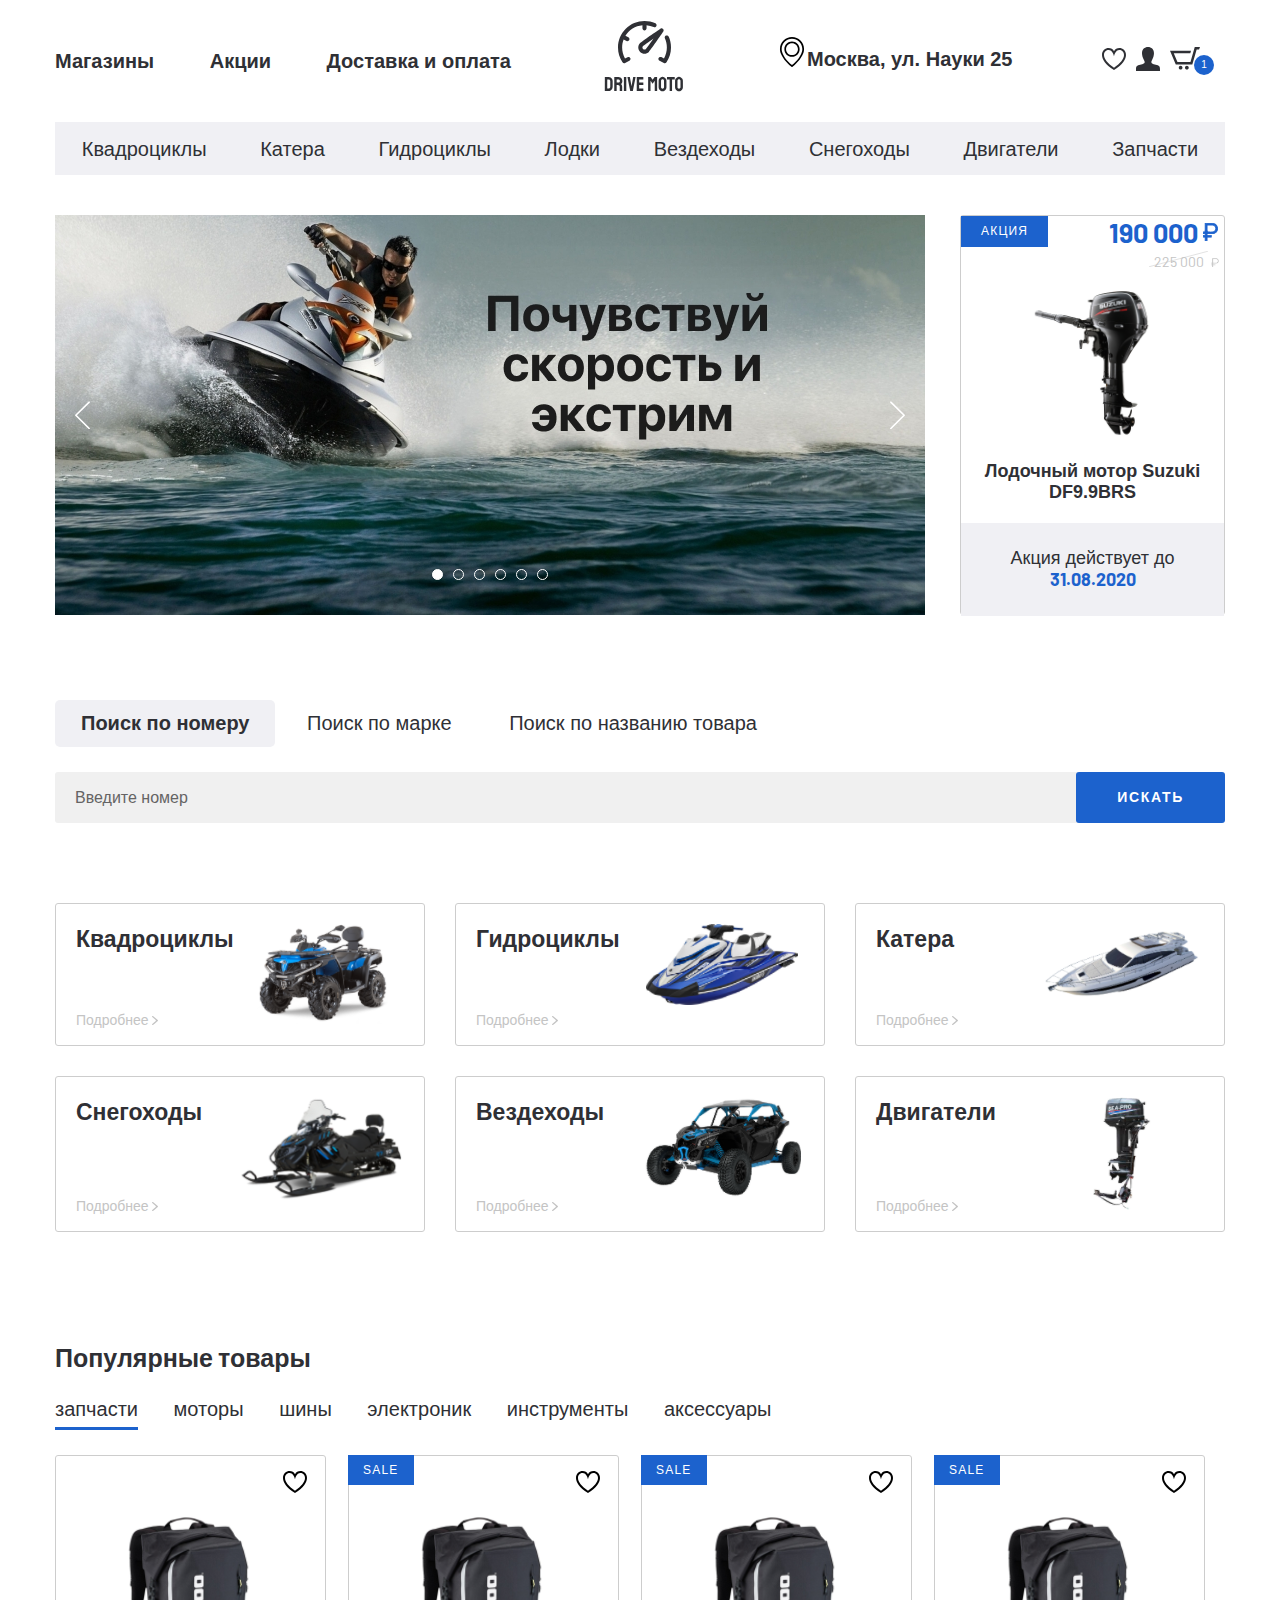
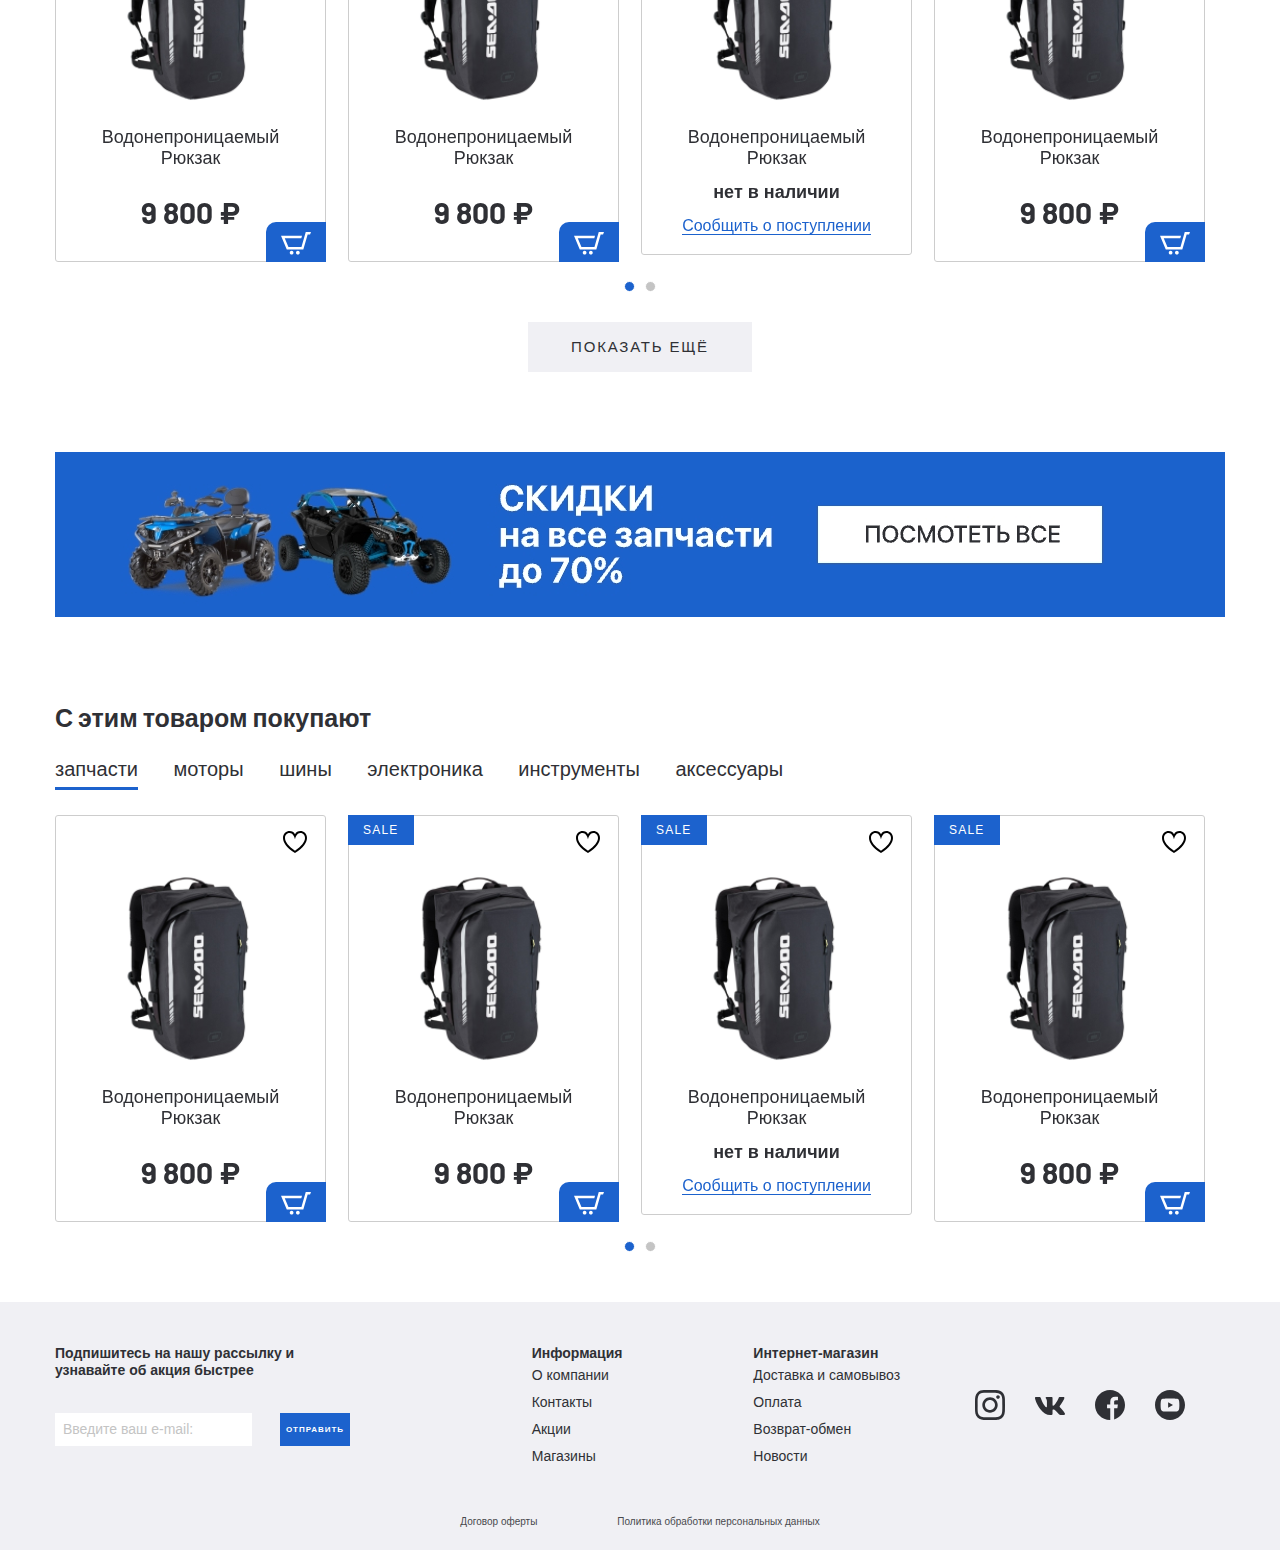
<file: index.html>
<!DOCTYPE html>
<html lang="ru">

<head>
  <meta charset="UTF-8">
  <meta name="viewport" content="width=device-width, initial-scale=1.0">
  <meta http-equiv="X-UA-Compatible" content="ie=edge">
  <title>Document</title>
  <link href="https://fonts.googleapis.com/css2?family=Barlow:wght@400;700&display=swap" rel="stylesheet">
  <link rel="stylesheet" href="css/normalize.css">
  <link rel="stylesheet" href="css/slick.css">
  <link rel="stylesheet" href="css/fonts.css">
  <link rel="stylesheet" href="css/ion.rangeSlider.min.css">
  <link rel="stylesheet" href="css/jquery.formstyler.css">
  <link rel="stylesheet" href="css/jquery.rateyo.min.css">
  <link rel="stylesheet" href="css/jquery.formstyler.theme.css">
  <link rel="stylesheet" href="css/style.css">
  <link rel="stylesheet" href="css/media.css">
</head>

<body>

  <header class="header">
    <div class="header__top">
      <div class="container">
        <div class="header__top-inner">
          <nav class="menu">
            <button class="menu__btn">
              <div class="menu__btn-line"></div>
              <div class="menu__btn-line"></div>
              <div class="menu__btn-line"></div>
            </button>
            <ul class="menu__list">
              <li class="menu__item">
                <a class="menu__link" href="#">
                  Магазины
                </a>
              </li>
              <li class="menu__item">
                <a class="menu__link" href="#">
                  Акции
                </a>
              </li>
              <li class="menu__item">
                <a class="menu__link" href="#">
                  Доставка и оплата
                </a>
              </li>
            </ul>
          </nav>
          <a class="logo" href="#">
            <img class="logo__img" src="images/logo.svg" alt="">
          </a>
          <div class="header__box">
            <p class="header__address">
              Москва, ул. Науки 25
            </p>
            <ul class="user-list">
              <li class="user-list__item">
                <a class="user-list__link" href="#">
                  <img src="images/heart.svg" alt="">
                </a>
              </li>
              <li class="user-list__item">
                <a class="user-list__link" href="#">
                  <img src="images/user.svg" alt="">
                </a>
              </li>
              <li class="user-list__item">
                <a class="user-list__link basket" href="#">
                  <img src="images/basket.svg" alt="">
                  <p class="basket__num">1</p>
                </a>
              </li>
            </ul>
          </div>
        </div>
      </div>
    </div>

    <ul class="menu-mobile__list">
      <li class="menu-mobile__item">
        <a class="menu-mobile__link" href="#">
          <img class="menu-mobile__img" src="images/user.svg" alt="">
          <p>Войти</p>
        </a>
      </li>
      <li class="menu-mobile__item">
        <a class="menu-mobile__link" href="#">
          <img class="menu-mobile__img" src="images/user.svg" alt="">
          <p>Регистрация</p>
        </a>
      </li>
      <li class="menu-mobile__item">
        <a class="menu-mobile__link" href="#">
          <img class="menu-mobile__img" src="images/heart.svg" alt="">
          <p>Избранное</p>
        </a>
      </li>
      <li class="menu-mobile__item">
        <a class="menu-mobile__link" href="#">
          <img class="menu-mobile__img" src="images/basket.svg" alt="">
          <p>Корзина</p>
        </a>
      </li>
      <li class="menu-mobile__item">
        <a class="menu-mobile__link" href="#">
          <img class="menu-mobile__img" src="images/house.svg" alt="">
          <p>Магазины</p>
        </a>
      </li>
      <li class="menu-mobile__item">
        <a class="menu-mobile__link" href="#">
          <img class="menu-mobile__img" src="images/procent.svg" alt="">
          <p>Акции</p>
        </a>
      </li>
      <li class="menu-mobile__item">
        <a class="menu-mobile__link" href="#">
          <img class="menu-mobile__img" src="images/box.svg" alt="">
          <p>Доставка и оплата</p>
        </a>
      </li>
      <li class="menu-mobile__item">
        <a class="menu-mobile__link" href="#">
          <p>Квадроциклы</p>
        </a>
      </li>
      <li class="menu-mobile__item">
        <a class="menu-mobile__link" href="#">
          <p>Катера</p>
        </a>
      </li>
      <li class="menu-mobile__item">
        <a class="menu-mobile__link" href="#">
          <p>Гидроциклы</p>
        </a>
      </li>
      <li class="menu-mobile__item">
        <a class="menu-mobile__link" href="#">
          <p>Лодки</p>
        </a>
      </li>
      <li class="menu-mobile__item">
        <a class="menu-mobile__link" href="#">
          <p>Вездеходы</p>
        </a>
      </li>
      <li class="menu-mobile__item">
        <a class="menu-mobile__link" href="#">
          <p>Снегоходы</p>
        </a>
      </li>
      <li class="menu-mobile__item">
        <a class="menu-mobile__link" href="#">
          <p>Двигатели</p>
        </a>
      </li>
      <li class="menu-mobile__item">
        <a class="menu-mobile__link" href="#">
          <p>Запчасти</p>
        </a>
      </li>
    </ul>

    <div class="menu__mobile-linewrapper">
      <ul class="menu__mobile-line">
        <li class="menu__item">
          <a class="menu__link" href="#">
            Магазины
          </a>
        </li>
        <li class="menu__item">
          <a class="menu__link" href="#">
            Акции
          </a>
        </li>
        <li class="menu__item">
          <a class="menu__link" href="#">
            Доставка и оплата
          </a>
        </li>
      </ul>
    </div>

    <div class="header__bottom">
      <div class="container">
        <ul class="menu-categories">
          <li class="menu-categories__item">
            <a class="menu-categories__link" href="#">Квадроциклы</a>
          </li>
          <li class="menu-categories__item">
            <a class="menu-categories__link" href="#">Катера</a>
          </li>
          <li class="menu-categories__item">
            <a class="menu-categories__link" href="#">Гидроциклы</a>
          </li>
          <li class="menu-categories__item">
            <a class="menu-categories__link" href="#">Лодки</a>
          </li>
          <li class="menu-categories__item">
            <a class="menu-categories__link" href="#">Вездеходы</a>
          </li>
          <li class="menu-categories__item">
            <a class="menu-categories__link" href="#">Снегоходы</a>
          </li>
          <li class="menu-categories__item">
            <a class="menu-categories__link" href="#">Двигатели</a>
          </li>
          <li class="menu-categories__item">
            <a class="menu-categories__link" href="#">Запчасти</a>
          </li>
        </ul>
      </div>
    </div>
  </header>

  <section class="banner-section page-section">
    <div class="container">
      <div class="banner-section__inner">
        <div class="banner-section__slider">
          <a class="banner-section__slider-item" href="#">
            <img class="banner-section__slider-img" src="images/banner-slider.jpg" alt="">
          </a>
          <a class="banner-section__slider-item" href="#">
            <img class="banner-section__slider-img" src="images/banner-slider.jpg" alt="">
          </a>
          <a class="banner-section__slider-item" href="#">
            <img class="banner-section__slider-img" src="images/banner-slider.jpg" alt="">
          </a>
          <a class="banner-section__slider-item" href="#">
            <img class="banner-section__slider-img" src="images/banner-slider.jpg" alt="">
          </a>
          <a class="banner-section__slider-item" href="#">
            <img class="banner-section__slider-img" src="images/banner-slider.jpg" alt="">
          </a>
          <a class="banner-section__slider-item" href="#">
            <img class="banner-section__slider-img" src="images/banner-slider.jpg" alt="">
          </a>
        </div>
        <a class="banner-section__item sale-item" href="#">
          <div class="sale-item__top">
            <p class="sale-item__info">
              акция
            </p>
            <div class="sale-item__price">
              <div class=" price sale-item__price-new">190 000</div>
              <div class=" price sale-item__price-old">225 000</div>
            </div>
          </div>
          <img class="sale-item__img" src="images/content/sale-1.png" alt="">
          <h5 class="sale-item__title">
            Лодочный мотор Suzuki DF9.9BRS
          </h5>
          <div class="sale-item__footer">
            Акция действует до
            <span>31.08.2020</span>
          </div>
        </a>
      </div>
    </div>
  </section>

  <div class="search page-section">
    <div class="container">
      <div class="search__inner">
        <div class="search__tabs tabs-wrapper">
          <div class="mobile-overflow">
            <a class="tab search__tabs-item tab--active" href="#tab-1">Поиск по номеру</a>
            <a class="tab search__tabs-item" href="#tab-2">Поиск по марке</a>
            <a class="tab search__tabs-item" href="#tab-3">Поиск по названию товара</a>
          </div>
        </div>
        <div class="search__content">
          <div id="tab-1" class="tabs-content search__content-item tabs-content--active">
            <form class="search__content-form">
              <input class="search__content-input" type="text" placeholder="Введите номер">
              <button class="search__content-btn" type="submit">искать</button>
            </form>
          </div>
          <div id="tab-2" class="tabs-content search__content-item">
            <form class="search__content-form">
              <input class="search__content-input" type="text" placeholder="Введите марку">
              <button class="search__content-btn" type="submit">искать</button>
            </form>
          </div>
          <div id="tab-3" class="tabs-content search__content-item">
            <form class="search__content-form">
              <input class="search__content-input" type="text" placeholder="Введите название товара">
              <button class="search__content-btn" type="submit">искать</button>
            </form>
          </div>
        </div>
      </div>
    </div>
  </div>

  <section class="categories page-section">
    <div class="container">
      <div class="categories__inner">
        <a class="categories__item" href="#">
          <div class="categories__item-info">
            <h4 class="categories__item-title">Квадроциклы</h4>
            <p class="categories__item-text">Подробнее</p>
          </div>
          <div class="categories__item-img">
            <img src="images/categories-1.png" alt="">
          </div>
        </a>
        <a class="categories__item" href="#">
          <div class="categories__item-info">
            <h4 class="categories__item-title">Гидроциклы</h4>
            <p class="categories__item-text">Подробнее</p>
          </div>
          <div class="categories__item-img">
            <img src="images/categories-2.png" alt="">
          </div>
        </a>
        <a class="categories__item" href="#">
          <div class="categories__item-info">
            <h4 class="categories__item-title">Катера</h4>
            <p class="categories__item-text">Подробнее</p>
          </div>
          <div class="categories__item-img">
            <img src="images/categories-3.png" alt="">
          </div>
        </a>
        <a class="categories__item" href="#">
          <div class="categories__item-info">
            <h4 class="categories__item-title">Снегоходы</h4>
            <p class="categories__item-text">Подробнее</p>
          </div>
          <div class="categories__item-img">
            <img src="images/categories-4.png" alt="">
          </div>
        </a>
        <a class="categories__item" href="#">
          <div class="categories__item-info">
            <h4 class="categories__item-title">Вездеходы</h4>
            <p class="categories__item-text">Подробнее</p>
          </div>
          <div class="categories__item-img">
            <img src="images/categories-5.png" alt="">
          </div>
        </a>
        <a class="categories__item" href="#">
          <div class="categories__item-info">
            <h4 class="categories__item-title">Двигатели</h4>
            <p class="categories__item-text">Подробнее</p>
          </div>
          <div class="categories__item-img">
            <img src="images/categories-6.png" alt="">
          </div>
        </a>
      </div>
    </div>
  </section>

  <section class="products">
    <div class="container">
      <div class="products__inner">
        <h3 class="product__title">
          Популярные товары
        </h3>
        <div class="tabs-wrapper">
          <div class="tabs products__tabs mobile-overflow">
            <a class="tab products__tab tab--active" href="#product-tab-1">запчасти</a>
            <a class="tab products__tab" href="#product-tab-2">моторы</a>
            <a class="tab products__tab" href="#product-tab-3">шины</a>
            <a class="tab products__tab" href="#product-tab-4">электроник</a>
            <a class="tab products__tab" href="#product-tab-5">инструменты</a>
            <a class="tab products__tab" href="#product-tab-6">аксессуары</a>
          </div>
        </div>
        <div class="tabs-container products__container">
          <div id="product-tab-1" class="tabs-content products__content tabs-content--active">
            <div class="product-slider">
              <div class="product-slider__item">
                <div class="product-item__wrapper">
                  <button class="product-item__favorite"></button>
                  <button class="product-item__basket">
                    <img src="images/basket-white.svg" alt="">
                  </button>
                  <a class="product-item__notify-link" href="#">
                    <span>Сообщить о поступлении</span></a>
                  <a class="product-item" href="#">
                    <p class="product-item__hover-text">
                      посмотреть товар
                    </p>
                    <img class="product-item__img" src="images/content/product-1.png" alt="">
                    <h4 class="product-item__title">
                      Водонепроницаемый
                      Рюкзак
                    </h4>
                    <p class=" price product-item__price">
                      9 800 ₽
                    </p>
                    <p class="product-item__notify-text">
                      нет в наличии
                    </p>
                  </a>
                </div>
              </div>
              <div class="product-slider__item">
                <div class="product-item__wrapper">
                  <button class="product-item__favorite"></button>
                  <button class="product-item__basket">
                    <img src="images/basket-white.svg" alt="">
                  </button>
                  <a class="product-item__notify-link" href="#">
                    <span>Сообщить о поступлении</span></a>
                  <a class="product-item product-item--sale" href="#">
                    <p class="product-item__hover-text">
                      посмотреть товар
                    </p>
                    <img class="product-item__img" src="images/content/product-1.png" alt="">
                    <h4 class="product-item__title">
                      Водонепроницаемый
                      Рюкзак
                    </h4>
                    <p class=" price product-item__price">
                      9 800 ₽
                    </p>
                    <p class="product-item__notify-text">
                      нет в наличии
                    </p>
                  </a>
                </div>
              </div>
              <div class="product-slider__item">
                <div class="product-item__wrapper product-item__not-available">
                  <button class="product-item__favorite"></button>
                  <button class="product-item__basket">
                    <img src="images/basket-white.svg" alt="">
                  </button>
                  <a class="product-item__notify-link" href="#">
                    <span>Сообщить о поступлении</span></a>
                  <a class="product-item product-item--sale" href="#">
                    <p class="product-item__hover-text">
                      посмотреть товар
                    </p>
                    <img class="product-item__img" src="images/content/product-1.png" alt="">
                    <h4 class="product-item__title">
                      Водонепроницаемый
                      Рюкзак
                    </h4>
                    <p class=" price product-item__price">
                      9 800 ₽
                    </p>
                    <p class="product-item__notify-text">
                      нет в наличии
                    </p>
                  </a>
                </div>
              </div>
              <div class="product-slider__item">
                <div class="product-item__wrapper">
                  <button class="product-item__favorite"></button>
                  <button class="product-item__basket">
                    <img src="images/basket-white.svg" alt="">
                  </button>
                  <a class="product-item__notify-link" href="#">
                    <span>Сообщить о поступлении</span></a>
                  <a class="product-item product-item--sale" href="#">
                    <p class="product-item__hover-text">
                      посмотреть товар
                    </p>
                    <img class="product-item__img" src="images/content/product-1.png" alt="">
                    <h4 class="product-item__title">
                      Водонепроницаемый
                      Рюкзак
                    </h4>
                    <p class=" price product-item__price">
                      9 800 ₽
                    </p>
                    <p class="product-item__notify-text">
                      нет в наличии
                    </p>
                  </a>
                </div>
              </div>
              <div class="product-slider__item">
                <div class="product-item__wrapper product-item__not-available">
                  <button class="product-item__favorite"></button>
                  <button class="product-item__basket">
                    <img src="images/basket-white.svg" alt="">
                  </button>
                  <a class="product-item__notify-link" href="#">
                    <span>Сообщить о поступлении</span></a>
                  <a class="product-item product-item--sale" href="#">
                    <p class="product-item__hover-text">
                      посмотреть товар
                    </p>
                    <img class="product-item__img" src="images/content/product-1.png" alt="">
                    <h4 class="product-item__title">
                      Водонепроницаемый
                      Рюкзак
                    </h4>
                    <p class=" price product-item__price">
                      9 800 ₽
                    </p>
                    <p class="product-item__notify-text">
                      нет в наличии
                    </p>
                  </a>
                </div>
              </div>
              <div class="product-slider__item">
                <div class="product-item__wrapper">
                  <button class="product-item__favorite"></button>
                  <button class="product-item__basket">
                    <img src="images/basket-white.svg" alt="">
                  </button>
                  <a class="product-item__notify-link" href="#">
                    <span>Сообщить о поступлении</span></a>
                  <a class="product-item product-item--sale" href="#">
                    <p class="product-item__hover-text">
                      посмотреть товар
                    </p>
                    <img class="product-item__img" src="images/content/product-1.png" alt="">
                    <h4 class="product-item__title">
                      Водонепроницаемый
                      Рюкзак
                    </h4>
                    <p class=" price product-item__price">
                      9 800 ₽
                    </p>
                    <p class="product-item__notify-text">
                      нет в наличии
                    </p>
                  </a>
                </div>
              </div>
              <div class="product-slider__item">
                <div class="product-item__wrapper">
                  <button class="product-item__favorite"></button>
                  <button class="product-item__basket">
                    <img src="images/basket-white.svg" alt="">
                  </button>
                  <a class="product-item__notify-link" href="#">
                    <span>Сообщить о поступлении</span></a>
                  <a class="product-item product-item--sale" href="#">
                    <p class="product-item__hover-text">
                      посмотреть товар
                    </p>
                    <img class="product-item__img" src="images/content/product-1.png" alt="">
                    <h4 class="product-item__title">
                      Водонепроницаемый
                      Рюкзак
                    </h4>
                    <p class=" price product-item__price">
                      9 800 ₽
                    </p>
                    <p class="product-item__notify-text">
                      нет в наличии
                    </p>
                  </a>
                </div>
              </div>
            </div>
          </div>
          <div id="product-tab-2" class="tabs-content products__content">
            <div class="product-slider">
              <div class="product-slider__item">
                <div class="product-item__wrapper">
                  <button class="product-item__favorite"></button>
                  <button class="product-item__basket">
                    <img src="images/basket-white.svg" alt="">
                  </button>
                  <a class="product-item__notify-link" href="#">
                    <span>Сообщить о поступлении</span></a>
                  <a class="product-item" href="#">
                    <p class="product-item__hover-text">
                      посмотреть товар
                    </p>
                    <img class="product-item__img" src="images/content/product-1.png" alt="">
                    <h4 class="product-item__title">
                      Водонепроницаемый
                      Рюкзак
                    </h4>
                    <p class=" price product-item__price">
                      9 800 ₽
                    </p>
                    <p class="product-item__notify-text">
                      нет в наличии
                    </p>
                  </a>
                </div>
              </div>
              <div class="product-slider__item">
                <div class="product-item__wrapper">
                  <button class="product-item__favorite"></button>
                  <button class="product-item__basket">
                    <img src="images/basket-white.svg" alt="">
                  </button>
                  <a class="product-item__notify-link" href="#">
                    <span>Сообщить о поступлении</span></a>
                  <a class="product-item product-item--sale" href="#">
                    <p class="product-item__hover-text">
                      посмотреть товар
                    </p>
                    <img class="product-item__img" src="images/content/product-1.png" alt="">
                    <h4 class="product-item__title">
                      Водонепроницаемый
                      Рюкзак
                    </h4>
                    <p class=" price product-item__price">
                      9 800 ₽
                    </p>
                    <p class="product-item__notify-text">
                      нет в наличии
                    </p>
                  </a>
                </div>
              </div>
              <div class="product-slider__item">
                <div class="product-item__wrapper product-item__not-available">
                  <button class="product-item__favorite"></button>
                  <button class="product-item__basket">
                    <img src="images/basket-white.svg" alt="">
                  </button>
                  <a class="product-item__notify-link" href="#">
                    <span>Сообщить о поступлении</span></a>
                  <a class="product-item product-item--sale" href="#">
                    <p class="product-item__hover-text">
                      посмотреть товар
                    </p>
                    <img class="product-item__img" src="images/content/product-1.png" alt="">
                    <h4 class="product-item__title">
                      Водонепроницаемый
                      Рюкзак
                    </h4>
                    <p class=" price product-item__price">
                      9 800 ₽
                    </p>
                    <p class="product-item__notify-text">
                      нет в наличии
                    </p>
                  </a>
                </div>
              </div>
              <div class="product-slider__item">
                <div class="product-item__wrapper">
                  <button class="product-item__favorite"></button>
                  <button class="product-item__basket">
                    <img src="images/basket-white.svg" alt="">
                  </button>
                  <a class="product-item__notify-link" href="#">
                    <span>Сообщить о поступлении</span></a>
                  <a class="product-item product-item--sale" href="#">
                    <p class="product-item__hover-text">
                      посмотреть товар
                    </p>
                    <img class="product-item__img" src="images/content/product-1.png" alt="">
                    <h4 class="product-item__title">
                      Водонепроницаемый
                      Рюкзак
                    </h4>
                    <p class=" price product-item__price">
                      9 800 ₽
                    </p>
                    <p class="product-item__notify-text">
                      нет в наличии
                    </p>
                  </a>
                </div>
              </div>
              <div class="product-slider__item">
                <div class="product-item__wrapper product-item__not-available">
                  <button class="product-item__favorite"></button>
                  <button class="product-item__basket">
                    <img src="images/basket-white.svg" alt="">
                  </button>
                  <a class="product-item__notify-link" href="#">
                    <span>Сообщить о поступлении</span></a>
                  <a class="product-item product-item--sale" href="#">
                    <p class="product-item__hover-text">
                      посмотреть товар
                    </p>
                    <img class="product-item__img" src="images/content/product-1.png" alt="">
                    <h4 class="product-item__title">
                      Водонепроницаемый
                      Рюкзак
                    </h4>
                    <p class=" price product-item__price">
                      9 800 ₽
                    </p>
                    <p class="product-item__notify-text">
                      нет в наличии
                    </p>
                  </a>
                </div>
              </div>
              <div class="product-slider__item">
                <div class="product-item__wrapper">
                  <button class="product-item__favorite"></button>
                  <button class="product-item__basket">
                    <img src="images/basket-white.svg" alt="">
                  </button>
                  <a class="product-item__notify-link" href="#">
                    <span>Сообщить о поступлении</span></a>
                  <a class="product-item product-item--sale" href="#">
                    <p class="product-item__hover-text">
                      посмотреть товар
                    </p>
                    <img class="product-item__img" src="images/content/product-1.png" alt="">
                    <h4 class="product-item__title">
                      Водонепроницаемый
                      Рюкзак
                    </h4>
                    <p class=" price product-item__price">
                      9 800 ₽
                    </p>
                    <p class="product-item__notify-text">
                      нет в наличии
                    </p>
                  </a>
                </div>
              </div>
              <div class="product-slider__item">
                <div class="product-item__wrapper">
                  <button class="product-item__favorite"></button>
                  <button class="product-item__basket">
                    <img src="images/basket-white.svg" alt="">
                  </button>
                  <a class="product-item__notify-link" href="#">
                    <span>Сообщить о поступлении</span></a>
                  <a class="product-item product-item--sale" href="#">
                    <p class="product-item__hover-text">
                      посмотреть товар
                    </p>
                    <img class="product-item__img" src="images/content/product-1.png" alt="">
                    <h4 class="product-item__title">
                      Водонепроницаемый
                      Рюкзак
                    </h4>
                    <p class=" price product-item__price">
                      9 800 ₽
                    </p>
                    <p class="product-item__notify-text">
                      нет в наличии
                    </p>
                  </a>
                </div>
              </div>
            </div>
          </div>
          <div id="product-tab-3" class="tabs-content products__content">slider-3</div>
          <div id="product-tab-4" class="tabs-content products__content">slider-4</div>
          <div id="product-tab-5" class="tabs-content products__content">slider-5</div>
          <div id="product-tab-6" class="tabs-content products__content">slider-6</div>
        </div>
        <div class="product__more">
          <a class="product__more-link" href="#">Показать ещё</a>
        </div>
      </div>
    </div>
  </section>

  <div class="banner">
    <div class="container">
      <a class="banner__link" href="#">
        <img src="images/content/banner.jpg" alt="">
      </a>
    </div>
  </div>

  <section class="products">
    <div class="container">
      <div class="products__inner">
        <h3 class="product__title">
          С этим товаром покупают
        </h3>
        <div class="tabs-wrapper">
          <div class="tabs products__tabs mobile-overflow">
            <a class="tab products__tab tab--active" href="#popular-tab-1">запчасти</a>
            <a class="tab products__tab" href="#popular-tab-2">моторы</a>
            <a class="tab products__tab" href="#popular-tab-3">шины</a>
            <a class="tab products__tab" href="#popular-tab-4">электроника</a>
            <a class="tab products__tab" href="#popular-tab-5">инструменты</a>
            <a class="tab products__tab" href="#popular-tab-6">аксессуары</a>
          </div>
        </div>
        <div class="tabs-container products__container">
          <div id="popular-tab-1" class="tabs-content products__content tabs-content--active">
            <div class="product-slider">
              <div class="product-slider__item">
                <div class="product-item__wrapper">
                  <button class="product-item__favorite"></button>
                  <button class="product-item__basket">
                    <img src="images/basket-white.svg" alt="">
                  </button>
                  <a class="product-item__notify-link" href="#">
                    <span>Сообщить о поступлении</span></a>
                  <a class="product-item" href="#">
                    <p class="product-item__hover-text">
                      посмотреть товар
                    </p>
                    <img class="product-item__img" src="images/content/product-1.png" alt="">
                    <h4 class="product-item__title">
                      Водонепроницаемый
                      Рюкзак
                    </h4>
                    <p class=" price product-item__price">
                      9 800 ₽
                    </p>
                    <p class="product-item__notify-text">
                      нет в наличии
                    </p>
                  </a>
                </div>
              </div>
              <div class="product-slider__item">
                <div class="product-item__wrapper">
                  <button class="product-item__favorite"></button>
                  <button class="product-item__basket">
                    <img src="images/basket-white.svg" alt="">
                  </button>
                  <a class="product-item__notify-link" href="#">
                    <span>Сообщить о поступлении</span></a>
                  <a class="product-item product-item--sale" href="#">
                    <p class="product-item__hover-text">
                      посмотреть товар
                    </p>
                    <img class="product-item__img" src="images/content/product-1.png" alt="">
                    <h4 class="product-item__title">
                      Водонепроницаемый
                      Рюкзак
                    </h4>
                    <p class=" price product-item__price">
                      9 800 ₽
                    </p>
                    <p class="product-item__notify-text">
                      нет в наличии
                    </p>
                  </a>
                </div>
              </div>
              <div class="product-slider__item">
                <div class="product-item__wrapper product-item__not-available">
                  <button class="product-item__favorite"></button>
                  <button class="product-item__basket">
                    <img src="images/basket-white.svg" alt="">
                  </button>
                  <a class="product-item__notify-link" href="#">
                    <span>Сообщить о поступлении</span></a>
                  <a class="product-item product-item--sale" href="#">
                    <p class="product-item__hover-text">
                      посмотреть товар
                    </p>
                    <img class="product-item__img" src="images/content/product-1.png" alt="">
                    <h4 class="product-item__title">
                      Водонепроницаемый
                      Рюкзак
                    </h4>
                    <p class=" price product-item__price">
                      9 800 ₽
                    </p>
                    <p class="product-item__notify-text">
                      нет в наличии
                    </p>
                  </a>
                </div>
              </div>
              <div class="product-slider__item">
                <div class="product-item__wrapper">
                  <button class="product-item__favorite"></button>
                  <button class="product-item__basket">
                    <img src="images/basket-white.svg" alt="">
                  </button>
                  <a class="product-item__notify-link" href="#">
                    <span>Сообщить о поступлении</span></a>
                  <a class="product-item product-item--sale" href="#">
                    <p class="product-item__hover-text">
                      посмотреть товар
                    </p>
                    <img class="product-item__img" src="images/content/product-1.png" alt="">
                    <h4 class="product-item__title">
                      Водонепроницаемый
                      Рюкзак
                    </h4>
                    <p class=" price product-item__price">
                      9 800 ₽
                    </p>
                    <p class="product-item__notify-text">
                      нет в наличии
                    </p>
                  </a>
                </div>
              </div>
              <div class="product-slider__item">
                <div class="product-item__wrapper product-item__not-available">
                  <button class="product-item__favorite"></button>
                  <button class="product-item__basket">
                    <img src="images/basket-white.svg" alt="">
                  </button>
                  <a class="product-item__notify-link" href="#">
                    <span>Сообщить о поступлении</span></a>
                  <a class="product-item product-item--sale" href="#">
                    <p class="product-item__hover-text">
                      посмотреть товар
                    </p>
                    <img class="product-item__img" src="images/content/product-1.png" alt="">
                    <h4 class="product-item__title">
                      Водонепроницаемый
                      Рюкзак
                    </h4>
                    <p class=" price product-item__price">
                      9 800 ₽
                    </p>
                    <p class="product-item__notify-text">
                      нет в наличии
                    </p>
                  </a>
                </div>
              </div>
              <div class="product-slider__item">
                <div class="product-item__wrapper">
                  <button class="product-item__favorite"></button>
                  <button class="product-item__basket">
                    <img src="images/basket-white.svg" alt="">
                  </button>
                  <a class="product-item__notify-link" href="#">
                    <span>Сообщить о поступлении</span></a>
                  <a class="product-item product-item--sale" href="#">
                    <p class="product-item__hover-text">
                      посмотреть товар
                    </p>
                    <img class="product-item__img" src="images/content/product-1.png" alt="">
                    <h4 class="product-item__title">
                      Водонепроницаемый
                      Рюкзак
                    </h4>
                    <p class=" price product-item__price">
                      9 800 ₽
                    </p>
                    <p class="product-item__notify-text">
                      нет в наличии
                    </p>
                  </a>
                </div>
              </div>
              <div class="product-slider__item">
                <div class="product-item__wrapper">
                  <button class="product-item__favorite"></button>
                  <button class="product-item__basket">
                    <img src="images/basket-white.svg" alt="">
                  </button>
                  <a class="product-item__notify-link" href="#">
                    <span>Сообщить о поступлении</span></a>
                  <a class="product-item product-item--sale" href="#">
                    <p class="product-item__hover-text">
                      посмотреть товар
                    </p>
                    <img class="product-item__img" src="images/content/product-1.png" alt="">
                    <h4 class="product-item__title">
                      Водонепроницаемый
                      Рюкзак
                    </h4>
                    <p class=" price product-item__price">
                      9 800 ₽
                    </p>
                    <p class="product-item__notify-text">
                      нет в наличии
                    </p>
                  </a>
                </div>
              </div>
            </div>
          </div>
          <div id="popular-tab-2" class="tabs-content products__content">
            <div class="product-slider">
              <div class="product-slider__item">
                <div class="product-item__wrapper">
                  <button class="product-item__favorite"></button>
                  <button class="product-item__basket">
                    <img src="images/basket-white.svg" alt="">
                  </button>
                  <a class="product-item__notify-link" href="#">
                    <span>Сообщить о поступлении</span></a>
                  <a class="product-item" href="#">
                    <p class="product-item__hover-text">
                      посмотреть товар
                    </p>
                    <img class="product-item__img" src="images/content/product-1.png" alt="">
                    <h4 class="product-item__title">
                      Водонепроницаемый
                      Рюкзак
                    </h4>
                    <p class=" price product-item__price">
                      9 800 ₽
                    </p>
                    <p class="product-item__notify-text">
                      нет в наличии
                    </p>
                  </a>
                </div>
              </div>
              <div class="product-slider__item">
                <div class="product-item__wrapper">
                  <button class="product-item__favorite"></button>
                  <button class="product-item__basket">
                    <img src="images/basket-white.svg" alt="">
                  </button>
                  <a class="product-item__notify-link" href="#">
                    <span>Сообщить о поступлении</span></a>
                  <a class="product-item product-item--sale" href="#">
                    <p class="product-item__hover-text">
                      посмотреть товар
                    </p>
                    <img class="product-item__img" src="images/content/product-1.png" alt="">
                    <h4 class="product-item__title">
                      Водонепроницаемый
                      Рюкзак
                    </h4>
                    <p class=" price product-item__price">
                      9 800 ₽
                    </p>
                    <p class="product-item__notify-text">
                      нет в наличии
                    </p>
                  </a>
                </div>
              </div>
              <div class="product-slider__item">
                <div class="product-item__wrapper product-item__not-available">
                  <button class="product-item__favorite"></button>
                  <button class="product-item__basket">
                    <img src="images/basket-white.svg" alt="">
                  </button>
                  <a class="product-item__notify-link" href="#">
                    <span>Сообщить о поступлении</span></a>
                  <a class="product-item product-item--sale" href="#">
                    <p class="product-item__hover-text">
                      посмотреть товар
                    </p>
                    <img class="product-item__img" src="images/content/product-1.png" alt="">
                    <h4 class="product-item__title">
                      Водонепроницаемый
                      Рюкзак
                    </h4>
                    <p class=" price product-item__price">
                      9 800 ₽
                    </p>
                    <p class="product-item__notify-text">
                      нет в наличии
                    </p>
                  </a>
                </div>
              </div>
              <div class="product-slider__item">
                <div class="product-item__wrapper">
                  <button class="product-item__favorite"></button>
                  <button class="product-item__basket">
                    <img src="images/basket-white.svg" alt="">
                  </button>
                  <a class="product-item__notify-link" href="#">
                    <span>Сообщить о поступлении</span></a>
                  <a class="product-item product-item--sale" href="#">
                    <p class="product-item__hover-text">
                      посмотреть товар
                    </p>
                    <img class="product-item__img" src="images/content/product-1.png" alt="">
                    <h4 class="product-item__title">
                      Водонепроницаемый
                      Рюкзак
                    </h4>
                    <p class=" price product-item__price">
                      9 800 ₽
                    </p>
                    <p class="product-item__notify-text">
                      нет в наличии
                    </p>
                  </a>
                </div>
              </div>
              <div class="product-slider__item">
                <div class="product-item__wrapper product-item__not-available">
                  <button class="product-item__favorite"></button>
                  <button class="product-item__basket">
                    <img src="images/basket-white.svg" alt="">
                  </button>
                  <a class="product-item__notify-link" href="#">
                    <span>Сообщить о поступлении</span></a>
                  <a class="product-item product-item--sale" href="#">
                    <p class="product-item__hover-text">
                      посмотреть товар
                    </p>
                    <img class="product-item__img" src="images/content/product-1.png" alt="">
                    <h4 class="product-item__title">
                      Водонепроницаемый
                      Рюкзак
                    </h4>
                    <p class=" price product-item__price">
                      9 800 ₽
                    </p>
                    <p class="product-item__notify-text">
                      нет в наличии
                    </p>
                  </a>
                </div>
              </div>
              <div class="product-slider__item">
                <div class="product-item__wrapper">
                  <button class="product-item__favorite"></button>
                  <button class="product-item__basket">
                    <img src="images/basket-white.svg" alt="">
                  </button>
                  <a class="product-item__notify-link" href="#">
                    <span>Сообщить о поступлении</span></a>
                  <a class="product-item product-item--sale" href="#">
                    <p class="product-item__hover-text">
                      посмотреть товар
                    </p>
                    <img class="product-item__img" src="images/content/product-1.png" alt="">
                    <h4 class="product-item__title">
                      Водонепроницаемый
                      Рюкзак
                    </h4>
                    <p class=" price product-item__price">
                      9 800 ₽
                    </p>
                    <p class="product-item__notify-text">
                      нет в наличии
                    </p>
                  </a>
                </div>
              </div>
              <div class="product-slider__item">
                <div class="product-item__wrapper">
                  <button class="product-item__favorite"></button>
                  <button class="product-item__basket">
                    <img src="images/basket-white.svg" alt="">
                  </button>
                  <a class="product-item__notify-link" href="#">
                    <span>Сообщить о поступлении</span></a>
                  <a class="product-item product-item--sale" href="#">
                    <p class="product-item__hover-text">
                      посмотреть товар
                    </p>
                    <img class="product-item__img" src="images/content/product-1.png" alt="">
                    <h4 class="product-item__title">
                      Водонепроницаемый
                      Рюкзак
                    </h4>
                    <p class=" price product-item__price">
                      9 800 ₽
                    </p>
                    <p class="product-item__notify-text">
                      нет в наличии
                    </p>
                  </a>
                </div>
              </div>
            </div>
          </div>
          <div id="popular-tab-3" class="tabs-content products__content">slider-3</div>
          <div id="popular-tab-4" class="tabs-content products__content">slider-4</div>
          <div id="popular-tab-5" class="tabs-content products__content">slider-5</div>
          <div id="popular-tab-6" class="tabs-content products__content">slider-6</div>
        </div>
      </div>
    </div>
  </section>

  <footer class="footer">
    <div class="container">
      <div class="footer__top">
        <div class="footer__top-inner">
          <div class="footer__top-item footer__top-newslatter">
            <h6 class="footer__top-title">
              Подпишитесь на нашу рассылку
              и узнавайте об акция быстрее
            </h6>
            <form class="footer-form">
              <input class="footer-form__input" type="text" placeholder="Введите ваш e-mail:">
              <button class="footer-form__btn" type="submit">Отправить</button>
            </form>
          </div>
          <div class="footer__top-item footer__top-itemdrop">
            <h6 class="footer__top-title footer__topdrop">
              Информация
            </h6>
            <ul class="footer-list">
              <li class="footer-list__item"><a href="#">О компании</a></li>
              <li class="footer-list__item"><a href="#">Контакты</a></li>
              <li class="footer-list__item"><a href="#">Акции</a></li>
              <li class="footer-list__item"><a href="#">Магазины</a></li>
            </ul>
          </div>
          <div class="footer__top-item footer__top-itemdrop">
            <h6 class="footer__top-title footer__topdrop">
              Интернет-магазин
            </h6>
            <ul class="footer-list">
              <li class="footer-list__item"><a href="#">Доставка и самовывоз</a></li>
              <li class="footer-list__item"><a href="#">Оплата</a></li>
              <li class="footer-list__item"><a href="#">Возврат-обмен</a></li>
              <li class="footer-list__item"><a href="#">Новости</a></li>
            </ul>
          </div>
          <div class="footer__top-item footer__top-social">
            <ul class="social-list">
              <li class="social-list__item">
                <a href="#">
                  <img src="images/instagram.svg" alt="">
                </a>
              </li>
              <li class="social-list__item">
                <a href="#">
                  <img src="images/vkontakte.svg" alt="">
                </a>
              </li>
              <li class="social-list__item">
                <a href="#">
                  <img src="images/facebook.svg" alt="">
                </a>
              </li>
              <li class="social-list__item">
                <a href="#">
                  <img src="images/youtube.svg" alt="">
                </a>
              </li>
            </ul>
          </div>
        </div>
      </div>
      <div class="footer__bottom">
        <a class="footer__bottom-link" href="#">
          Договор оферты
        </a>
        <a class="footer__bottom-link" href="#">
          Политика обработки персональных данных
        </a>
      </div>
    </div>
  </footer>

  <script src="https://ajax.googleapis.com/ajax/libs/jquery/3.4.1/jquery.min.js"></script>
  <script src="js/slick.min.js"></script>
  <script src="js/ion.rangeSlider.min.js"></script>
  <script src="js/jquery.formstyler.min.js"></script>
  <script src="js/jquery.rateyo.min.js"></script>
  <script src="js/main.js"></script>
</body>

</html>
</file>
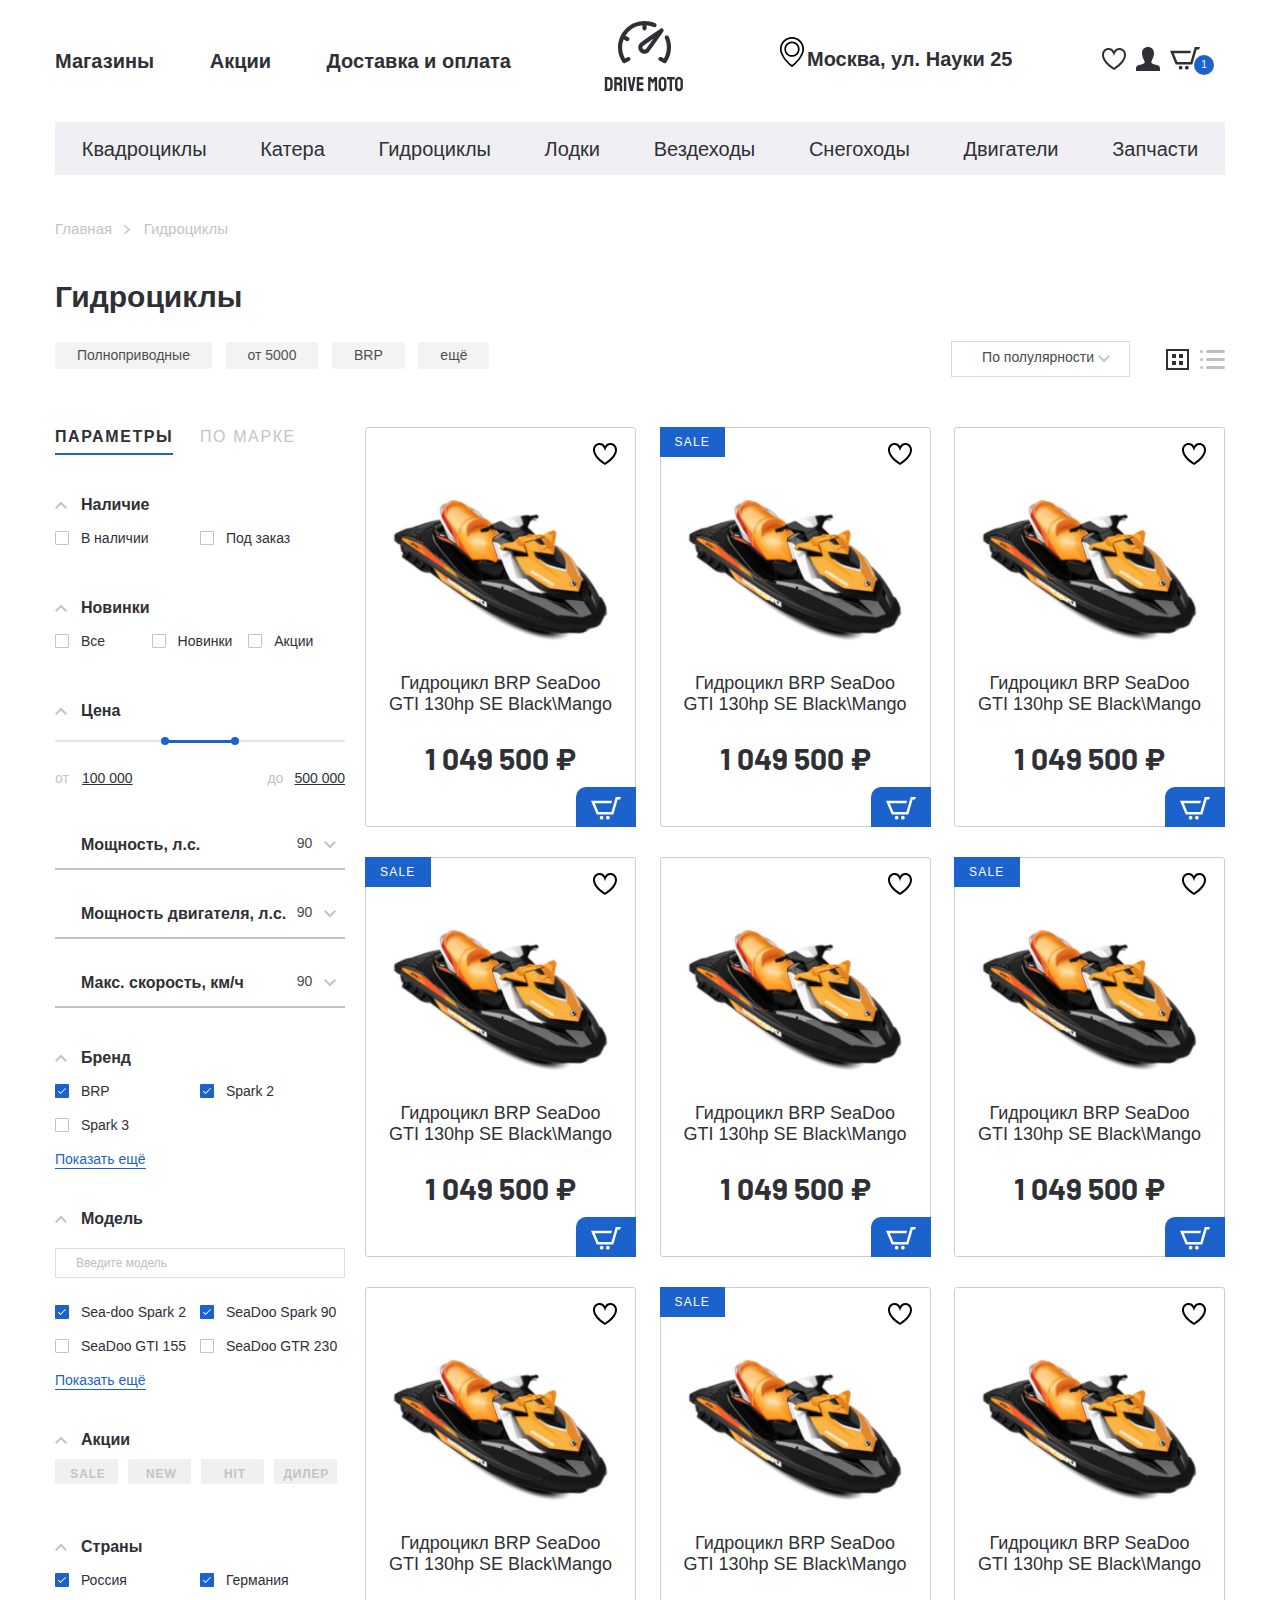
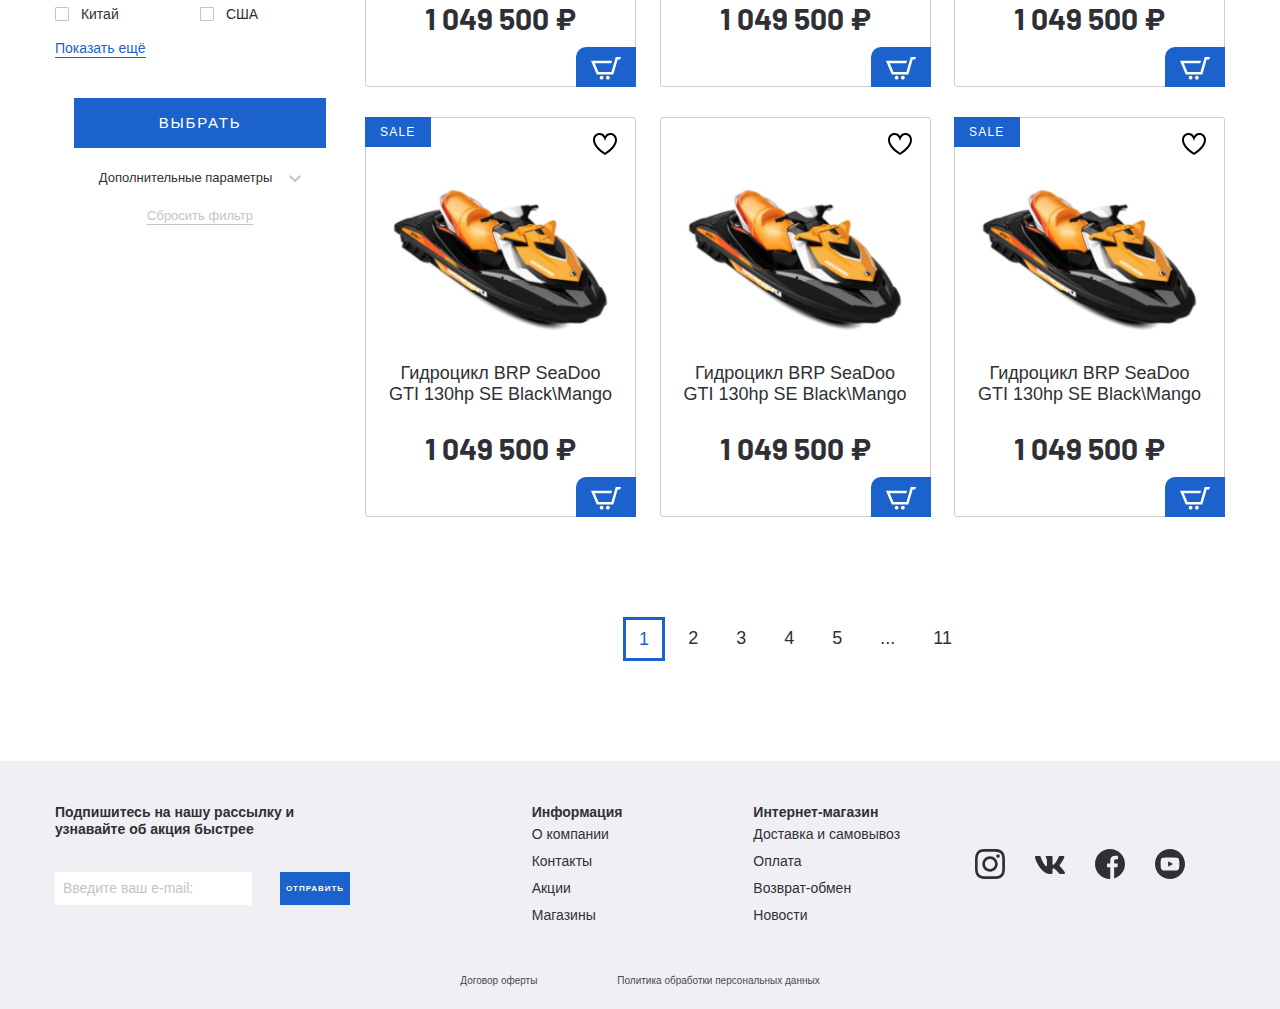
<file: catalog.html>
<!DOCTYPE html>
<html lang="ru">

<head>
  <meta charset="UTF-8">
  <meta name="viewport" content="width=device-width, initial-scale=1.0">
  <meta http-equiv="X-UA-Compatible" content="ie=edge">
  <title>Document</title>
  <link href="https://fonts.googleapis.com/css2?family=Barlow:wght@400;700&display=swap" rel="stylesheet">
  <link rel="stylesheet" href="css/normalize.css">
  <link rel="stylesheet" href="css/slick.css">
  <link rel="stylesheet" href="css/fonts.css">
  <link rel="stylesheet" href="css/ion.rangeSlider.min.css">
  <link rel="stylesheet" href="css/jquery.formstyler.css">
  <link rel="stylesheet" href="css/jquery.rateyo.min.css">
  <link rel="stylesheet" href="css/jquery.formstyler.theme.css">
  <link rel="stylesheet" href="css/style.css">
  <link rel="stylesheet" href="css/media.css">
</head>

<body>

  <header class="header">
    <div class="header__top">
      <div class="container">
        <div class="header__top-inner">
          <nav class="menu">
            <button class="menu__btn">
              <div class="menu__btn-line"></div>
              <div class="menu__btn-line"></div>
              <div class="menu__btn-line"></div>
            </button>
            <ul class="menu__list">
              <li class="menu__item">
                <a class="menu__link" href="#">
                  Магазины
                </a>
              </li>
              <li class="menu__item">
                <a class="menu__link" href="#">
                  Акции
                </a>
              </li>
              <li class="menu__item">
                <a class="menu__link" href="#">
                  Доставка и оплата
                </a>
              </li>
            </ul>
          </nav>
          <a class="logo" href="#">
            <img class="logo__img" src="images/logo.svg" alt="">
          </a>
          <div class="header__box">
            <p class="header__address">
              Москва, ул. Науки 25
            </p>
            <ul class="user-list">
              <li class="user-list__item">
                <a class="user-list__link" href="#">
                  <img src="images/heart.svg" alt="">
                </a>
              </li>
              <li class="user-list__item">
                <a class="user-list__link" href="#">
                  <img src="images/user.svg" alt="">
                </a>
              </li>
              <li class="user-list__item">
                <a class="user-list__link basket" href="#">
                  <img src="images/basket.svg" alt="">
                  <p class="basket__num">1</p>
                </a>
              </li>
            </ul>
          </div>
        </div>
      </div>
    </div>

    <ul class="menu-mobile__list">
      <li class="menu-mobile__item">
        <a class="menu-mobile__link" href="#">
          <img class="menu-mobile__img" src="images/user.svg" alt="">
          <p>Войти</p>
        </a>
      </li>
      <li class="menu-mobile__item">
        <a class="menu-mobile__link" href="#">
          <img class="menu-mobile__img" src="images/user.svg" alt="">
          <p>Регистрация</p>
        </a>
      </li>
      <li class="menu-mobile__item">
        <a class="menu-mobile__link" href="#">
          <img class="menu-mobile__img" src="images/heart.svg" alt="">
          <p>Избранное</p>
        </a>
      </li>
      <li class="menu-mobile__item">
        <a class="menu-mobile__link" href="#">
          <img class="menu-mobile__img" src="images/basket.svg" alt="">
          <p>Корзина</p>
        </a>
      </li>
      <li class="menu-mobile__item">
        <a class="menu-mobile__link" href="#">
          <img class="menu-mobile__img" src="images/house.svg" alt="">
          <p>Магазины</p>
        </a>
      </li>
      <li class="menu-mobile__item">
        <a class="menu-mobile__link" href="#">
          <img class="menu-mobile__img" src="images/procent.svg" alt="">
          <p>Акции</p>
        </a>
      </li>
      <li class="menu-mobile__item">
        <a class="menu-mobile__link" href="#">
          <img class="menu-mobile__img" src="images/box.svg" alt="">
          <p>Доставка и оплата</p>
        </a>
      </li>
      <li class="menu-mobile__item">
        <a class="menu-mobile__link" href="#">
          <p>Квадроциклы</p>
        </a>
      </li>
      <li class="menu-mobile__item">
        <a class="menu-mobile__link" href="#">
          <p>Катера</p>
        </a>
      </li>
      <li class="menu-mobile__item">
        <a class="menu-mobile__link" href="#">
          <p>Гидроциклы</p>
        </a>
      </li>
      <li class="menu-mobile__item">
        <a class="menu-mobile__link" href="#">
          <p>Лодки</p>
        </a>
      </li>
      <li class="menu-mobile__item">
        <a class="menu-mobile__link" href="#">
          <p>Вездеходы</p>
        </a>
      </li>
      <li class="menu-mobile__item">
        <a class="menu-mobile__link" href="#">
          <p>Снегоходы</p>
        </a>
      </li>
      <li class="menu-mobile__item">
        <a class="menu-mobile__link" href="#">
          <p>Двигатели</p>
        </a>
      </li>
      <li class="menu-mobile__item">
        <a class="menu-mobile__link" href="#">
          <p>Запчасти</p>
        </a>
      </li>
    </ul>

    <div class="menu__mobile-linewrapper">
      <ul class="menu__mobile-line">
        <li class="menu__item">
          <a class="menu__link" href="#">
            Магазины
          </a>
        </li>
        <li class="menu__item">
          <a class="menu__link" href="#">
            Акции
          </a>
        </li>
        <li class="menu__item">
          <a class="menu__link" href="#">
            Доставка и оплата
          </a>
        </li>
      </ul>
    </div>

    <div class="header__bottom">
      <div class="container">
        <ul class="menu-categories">
          <li class="menu-categories__item">
            <a class="menu-categories__link" href="#">Квадроциклы</a>
          </li>
          <li class="menu-categories__item">
            <a class="menu-categories__link" href="#">Катера</a>
          </li>
          <li class="menu-categories__item">
            <a class="menu-categories__link" href="#">Гидроциклы</a>
          </li>
          <li class="menu-categories__item">
            <a class="menu-categories__link" href="#">Лодки</a>
          </li>
          <li class="menu-categories__item">
            <a class="menu-categories__link" href="#">Вездеходы</a>
          </li>
          <li class="menu-categories__item">
            <a class="menu-categories__link" href="#">Снегоходы</a>
          </li>
          <li class="menu-categories__item">
            <a class="menu-categories__link" href="#">Двигатели</a>
          </li>
          <li class="menu-categories__item">
            <a class="menu-categories__link" href="#">Запчасти</a>
          </li>
        </ul>
      </div>
    </div>
  </header>

  <div class="breadcrumbs">
    <div class="container">
      <div class="breadcrumbs__inner">
        <ul class="breadcrumbs__list mobile-overflow">
          <li class="breadcrumbs__list-item">
            <a href="#">Главная</a>
          </li>
          <li class="breadcrumbs__list-item">
            <span>Гидроциклы</span>
          </li>
        </ul>
      </div>
    </div>
  </div>

  <section class="catalog">
    <div class="container">
      <h2 class="catalog__title">
        Гидроциклы
      </h2>
      <div class="catalog__filter">
        <div class="catalog__filter-itemsinner">
          <div class="catalog__filter-items mobile-overflow">
            <button>Полноприводные</button>
            <button>от 5000</button>
            <button>BRP</button>
            <button>ещё</button>
          </div>
        </div>
        <div class="catalog__filter-btn">
          <select class="filter-style select-item">
            <option>По полулярности</option>
            <option>По цене</option>
            <option>По рейтингу</option>
          </select>
          <button class="catalog__filter-btngrid catalog__filter-button catalog__filter-button--active">
            <svg width="23.000000" height="21.000000" viewBox="0 0 23 21" fill="none" xmlns="http://www.w3.org/2000/svg"
              xmlns:xlink="http://www.w3.org/1999/xlink">
              <rect x="1.000000" y="1.000000" width="21.000000" height="19.000000" stroke="#2F3035"
                stroke-opacity="1.000000" stroke-width="2.000000" />
              <rect x="6.000000" y="5.000000" width="4.000000" height="4.000000" fill="#2F3035"
                fill-opacity="1.000000" />
              <rect x="7.000000" y="6.000000" width="2.000000" height="2.000000" stroke="#2F3035"
                stroke-opacity="1.000000" stroke-width="2.000000" />
              <rect x="6.000000" y="12.000000" width="4.000000" height="4.000000" fill="#2F3035"
                fill-opacity="1.000000" />
              <rect x="7.000000" y="13.000000" width="2.000000" height="2.000000" stroke="#2F3035"
                stroke-opacity="1.000000" stroke-width="2.000000" />
              <rect x="13.000000" y="5.000000" width="4.000000" height="4.000000" fill="#2F3035"
                fill-opacity="1.000000" />
              <rect x="14.000000" y="6.000000" width="2.000000" height="2.000000" stroke="#2F3035"
                stroke-opacity="1.000000" stroke-width="2.000000" />
              <rect x="13.000000" y="12.000000" width="4.000000" height="4.000000" fill="#2F3035"
                fill-opacity="1.000000" />
              <rect x="14.000000" y="13.000000" width="2.000000" height="2.000000" stroke="#2F3035"
                stroke-opacity="1.000000" stroke-width="2.000000" />
            </svg>
          </button>
          <button class="catalog__filter-btnline catalog__filter-button">
            <svg width="25.000000" height="19.000000" viewBox="0 0 25 19" fill="none" xmlns="http://www.w3.org/2000/svg"
              xmlns:xlink="http://www.w3.org/1999/xlink">
              <g opacity="1">
                <rect x="6.000000" rx="1.500000" width="19.000000" height="3.000000" fill="#2F3035"
                  fill-opacity="1.000000" />
                <rect x="6.000000" y="8.000000" rx="1.500000" width="19.000000" height="3.000000" fill="#2F3035"
                  fill-opacity="1.000000" />
                <rect x="6.000000" y="16.000000" rx="1.500000" width="19.000000" height="3.000000" fill="#2F3035"
                  fill-opacity="1.000000" />
                <rect rx="1.500000" width="3.000000" height="3.000000" fill="#2F3035" fill-opacity="1.000000" />
                <rect y="8.000000" rx="1.500000" width="3.000000" height="3.000000" fill="#2F3035"
                  fill-opacity="1.000000" />
                <rect y="16.000000" rx="1.500000" width="3.000000" height="3.000000" fill="#2F3035"
                  fill-opacity="1.000000" />
              </g>
            </svg>

          </button>
        </div>
      </div>
      <div class="catalog__inner">
        <div class="aside__btn">
          Фильтр
        </div>
        <aside class="catalog__inner-aside aside-filter">
          <div class="tabs-wrapper tabs-wrapper--no-scroll">
            <div class="tabs aside-filter__tabs">
              <a class="tab aside-filter__tab tab--active" href="#filter-1"><span>Параметры</span></a>
              <a class="tab aside-filter__tab" href="#filter-2"><span>по марке</span></a>
            </div>
          </div>
            <div class="tabs-container">
              <div id="filter-1" class="tabs-content aside-filter__tabs-content tabs-content--active">

                <form class="aside-filt er__form">
                  <ul class="aside-filter__list">
                    <li class="aside-filter__item-drop">
                      <p class="aside-filter__item-title filter__item-drop filter__item-drop--active">Наличие</p>
                      <div class="aside-filter__content">
                        <div class="aside-filter__content-box">
                          <label class="aside-filter__content-label">
                            <input class="filter-style" type="checkbox">
                            В наличии
                          </label>
                        </div>
                        <div class="aside-filter__content-box">
                          <label class="aside-filter__content-label">
                            <input class="filter-style" type="checkbox">
                            Под заказ
                          </label>
                        </div>
                      </div>
                    </li>
                    <li class="aside-filter__item-drop">
                      <p class="aside-filter__item-title filter__item-drop filter__item-drop--active">Новинки</p>
                      <div class="aside-filter__content aside-filter__content-radio">
                        <div class="aside-filter__content-box">
                          <label class="aside-filter__content-label">
                            <input class="filter-style" name="radio" type="radio">
                            Все
                          </label>
                        </div>
                        <div class="aside-filter__content-box">
                          <label class="aside-filter__content-label">
                            <input class="filter-style" name="radio" type="radio">
                            Новинки
                          </label>
                        </div>
                        <div class="aside-filter__content-box">
                          <label class="aside-filter__content-label">
                            <input class="filter-style" name="radio" type="radio">
                            Акции
                          </label>
                        </div>
                      </div>
                    </li>
                    <li class="aside-filter__item-drop">
                      <p class="aside-filter__item-title filter__item-drop filter__item-drop--active">Цена</p>
                      <div class="aside-filter__content">
                        <input type="text" class="js-range-slider" name="my_range" value="" data-min="100000"
                          data-max="500000" data-from="250000" data-to="350000" />
                      </div>
                    </li>
                    <li class="aside-filter__item-list">
                      <div class="filter__item-list">
                        <p class="filter__item-listtitle">
                          Мощность, л.с.
                        </p>
                        <select class="filter-style filter__item-listselect">
                          <option>90</option>
                          <option>130</option>
                          <option>154</option>
                          <option>230</option>
                          <option>300</option>
                        </select>
                      </div>

                      <div class="filter__item-list">
                        <p class="filter__item-listtitle">
                          Мощность двигателя, л.с.
                        </p>
                        <select class="filter-style filter__item-listselect">
                          <option>90</option>
                          <option>130</option>
                          <option>154</option>
                          <option>230</option>
                          <option>300</option>
                        </select>
                      </div>

                      <div class="filter__item-list">
                        <p class="filter__item-listtitle">
                          Макс. скорость, км/ч
                        </p>
                        <select class="filter-style filter__item-listselect">
                          <option>90</option>
                          <option>130</option>
                          <option>154</option>
                          <option>230</option>
                          <option>300</option>
                        </select>
                      </div>

                    </li>

                    <li class="aside-filter__item-drop">
                      <p class="aside-filter__item-title filter__item-drop filter__item-drop--active">Бренд</p>
                      <div class="aside-filter__content">
                        <div class="aside-filter__content-box">
                          <label class="aside-filter__content-label">
                            <input class="filter-style" type="checkbox" checked>
                            BRP
                          </label>
                        </div>
                        <div class="aside-filter__content-box">
                          <label class="aside-filter__content-label">
                            <input class="filter-style" type="checkbox" checked>
                            Spark 2
                          </label>
                        </div>
                        <div class="aside-filter__content-box">
                          <label class="aside-filter__content-label">
                            <input class="filter-style" type="checkbox">
                            Spark 3
                          </label>
                        </div>
                        <div class="filter-more">
                          <button class="filter-more__btn" href="#">Показать ещё</button>
                        </div>
                      </div>

                    </li>


                    <li class="aside-filter__item-drop">
                      <p class="aside-filter__item-title filter__item-drop filter__item-drop--active">Модель</p>
                      <div class="aside-filter__content">
                        <input class="filter-search" type="text" placeholder="Введите модель">
                        <div class="aside-filter__content-box">
                          <label class="aside-filter__content-label">
                            <input class="filter-style" type="checkbox" checked>
                            Sea-doo Spark 2
                          </label>
                        </div>
                        <div class="aside-filter__content-box">
                          <label class="aside-filter__content-label">
                            <input class="filter-style" type="checkbox" checked>
                            SeaDoo Spark 90
                          </label>
                        </div>
                        <div class="aside-filter__content-box">
                          <label class="aside-filter__content-label">
                            <input class="filter-style" type="checkbox">
                            SeaDoo GTI 155
                          </label>
                        </div>
                        <div class="aside-filter__content-box">
                          <label class="aside-filter__content-label">
                            <input class="filter-style" type="checkbox">
                            SeaDoo GTR 230
                          </label>
                        </div>
                        <div class="filter-more">
                          <button class="filter-more__btn" href="#">Показать ещё</button>
                        </div>
                      </div>
                    </li>

                    <li class="aside-filter__item-drop btn-checked">
                      <p class="aside-filter__item-title filter__item-drop filter__item-drop--active">Акции</p>
                      <div class="aside-filter__content">
                        <div class="aside-filter__content-box">
                          <label class="aside-filter__content-label">
                            <input class="filter-style" type="checkbox">
                            <span class="btn-checked__text">SALE</span>
                          </label>
                        </div>
                        <div class="aside-filter__content-box">
                          <label class="aside-filter__content-label">
                            <input class="filter-style" type="checkbox">
                            <span class="btn-checked__text">NEW</span>
                          </label>
                        </div>
                        <div class="aside-filter__content-box">
                          <label class="aside-filter__content-label">
                            <input class="filter-style" type="checkbox">
                            <span class="btn-checked__text">HIT</span>
                          </label>
                        </div>
                        <div class="aside-filter__content-box">
                          <label class="aside-filter__content-label">
                            <input class="filter-style" type="checkbox">
                            <span class="btn-checked__text">Дилер</span>
                          </label>
                        </div>
                      </div>
                    </li>

                    <li class="aside-filter__item-drop">
                      <p class="aside-filter__item-title filter__item-drop filter__item-drop--active">Страны</p>
                      <div class="aside-filter__content">
                        <div class="aside-filter__content-box">
                          <label class="aside-filter__content-label">
                            <input class="filter-style" type="checkbox" checked>
                            Россия
                          </label>
                        </div>
                        <div class="aside-filter__content-box">
                          <label class="aside-filter__content-label">
                            <input class="filter-style" type="checkbox" checked>
                            Германия
                          </label>
                        </div>
                        <div class="aside-filter__content-box">
                          <label class="aside-filter__content-label">
                            <input class="filter-style" type="checkbox">
                            Китай
                          </label>
                        </div>
                        <div class="aside-filter__content-box">
                          <label class="aside-filter__content-label">
                            <input class="filter-style" type="checkbox">
                            США
                          </label>
                        </div>
                        <div class="filter-more">
                          <button class="filter-more__btn" href="#">Показать ещё</button>
                        </div>
                      </div>
                    </li>
                    <li class="aside-filter__item-drop aside-filter__item-btn">
                      <button class="filter-btn__send filter-btn__send--active" type="submit">ВЫБРАТЬ</button>
                      <p class="filter__extra">Дополнительные параметры</p>
                      <div class="filter__extra-content">more</div>
                      <button class="filter-btn__reset" type="submit">Сбросить фильтр</button>
                    </li>
                  </ul>
                </form>
              </div>
              <div id="filter-2" class="tabs-content aside-filter__tabs-content">content-2</div>
          </div>
        </aside>

        <div class="catalog__inner-list">
          <div class="product-item__wrapper">
            <button class="product-item__favorite"></button>
            <button class="product-item__basket">
              <img src="images/basket-white.svg" alt="">
            </button>
            <a class="product-item__notify-link" href="#">
              <span>Сообщить о поступлении</span></a>
            <a class="product-item" href="#">
              <p class="product-item__hover-text">
                посмотреть товар
              </p>
              <img class="product-item__img" src="images/gidrotsikl-1.png" alt="">
              <h4 class="product-item__title">
                Гидроцикл BRP SeaDoo GTI 130hp SE Black\Mango
              </h4>
              <p class=" price product-item__price">
                1 049 500 ₽
              </p>
              <p class="product-item__notify-text">
                нет в наличии
              </p>
            </a>
          </div>
          <div class="product-item__wrapper">
            <button class="product-item__favorite"></button>
            <button class="product-item__basket">
              <img src="images/basket-white.svg" alt="">
            </button>
            <a class="product-item__notify-link" href="#">
              <span>Сообщить о поступлении</span></a>
            <a class="product-item product-item--sale" href="#">
              <p class="product-item__hover-text">
                посмотреть товар
              </p>
              <img class="product-item__img" src="images/gidrotsikl-1.png" alt="">
              <h4 class="product-item__title">
                Гидроцикл BRP SeaDoo GTI 130hp SE Black\Mango
              </h4>
              <p class=" price product-item__price">
                1 049 500 ₽
              </p>
              <p class="product-item__notify-text">
                нет в наличии
              </p>
            </a>
          </div>
          <div class="product-item__wrapper">
            <button class="product-item__favorite"></button>
            <button class="product-item__basket">
              <img src="images/basket-white.svg" alt="">
            </button>
            <a class="product-item__notify-link" href="#">
              <span>Сообщить о поступлении</span></a>
            <a class="product-item" href="#">
              <p class="product-item__hover-text">
                посмотреть товар
              </p>
              <img class="product-item__img" src="images/gidrotsikl-1.png" alt="">
              <h4 class="product-item__title">
                Гидроцикл BRP SeaDoo GTI 130hp SE Black\Mango
              </h4>
              <p class=" price product-item__price">
                1 049 500 ₽
              </p>
              <p class="product-item__notify-text">
                нет в наличии
              </p>
            </a>
          </div>
          <div class="product-item__wrapper">
            <button class="product-item__favorite"></button>
            <button class="product-item__basket">
              <img src="images/basket-white.svg" alt="">
            </button>
            <a class="product-item__notify-link" href="#">
              <span>Сообщить о поступлении</span></a>
            <a class="product-item product-item--sale" href="#">
              <p class="product-item__hover-text">
                посмотреть товар
              </p>
              <img class="product-item__img" src="images/gidrotsikl-1.png" alt="">
              <h4 class="product-item__title">
                Гидроцикл BRP SeaDoo GTI 130hp SE Black\Mango
              </h4>
              <p class=" price product-item__price">
                1 049 500 ₽
              </p>
              <p class="product-item__notify-text">
                нет в наличии
              </p>
            </a>
          </div>
          <div class="product-item__wrapper">
            <button class="product-item__favorite"></button>
            <button class="product-item__basket">
              <img src="images/basket-white.svg" alt="">
            </button>
            <a class="product-item__notify-link" href="#">
              <span>Сообщить о поступлении</span></a>
            <a class="product-item" href="#">
              <p class="product-item__hover-text">
                посмотреть товар
              </p>
              <img class="product-item__img" src="images/gidrotsikl-1.png" alt="">
              <h4 class="product-item__title">
                Гидроцикл BRP SeaDoo GTI 130hp SE Black\Mango
              </h4>
              <p class=" price product-item__price">
                1 049 500 ₽
              </p>
              <p class="product-item__notify-text">
                нет в наличии
              </p>
            </a>
          </div>
          <div class="product-item__wrapper">
            <button class="product-item__favorite"></button>
            <button class="product-item__basket">
              <img src="images/basket-white.svg" alt="">
            </button>
            <a class="product-item__notify-link" href="#">
              <span>Сообщить о поступлении</span></a>
            <a class="product-item product-item--sale" href="#">
              <p class="product-item__hover-text">
                посмотреть товар
              </p>
              <img class="product-item__img" src="images/gidrotsikl-1.png" alt="">
              <h4 class="product-item__title">
                Гидроцикл BRP SeaDoo GTI 130hp SE Black\Mango
              </h4>
              <p class=" price product-item__price">
                1 049 500 ₽
              </p>
              <p class="product-item__notify-text">
                нет в наличии
              </p>
            </a>
          </div>
          <div class="product-item__wrapper">
            <button class="product-item__favorite"></button>
            <button class="product-item__basket">
              <img src="images/basket-white.svg" alt="">
            </button>
            <a class="product-item__notify-link" href="#">
              <span>Сообщить о поступлении</span></a>
            <a class="product-item" href="#">
              <p class="product-item__hover-text">
                посмотреть товар
              </p>
              <img class="product-item__img" src="images/gidrotsikl-1.png" alt="">
              <h4 class="product-item__title">
                Гидроцикл BRP SeaDoo GTI 130hp SE Black\Mango
              </h4>
              <p class=" price product-item__price">
                1 049 500 ₽
              </p>
              <p class="product-item__notify-text">
                нет в наличии
              </p>
            </a>
          </div>
          <div class="product-item__wrapper">
            <button class="product-item__favorite"></button>
            <button class="product-item__basket">
              <img src="images/basket-white.svg" alt="">
            </button>
            <a class="product-item__notify-link" href="#">
              <span>Сообщить о поступлении</span></a>
            <a class="product-item product-item--sale" href="#">
              <p class="product-item__hover-text">
                посмотреть товар
              </p>
              <img class="product-item__img" src="images/gidrotsikl-1.png" alt="">
              <h4 class="product-item__title">
                Гидроцикл BRP SeaDoo GTI 130hp SE Black\Mango
              </h4>
              <p class=" price product-item__price">
                1 049 500 ₽
              </p>
              <p class="product-item__notify-text">
                нет в наличии
              </p>
            </a>
          </div>
          <div class="product-item__wrapper">
            <button class="product-item__favorite"></button>
            <button class="product-item__basket">
              <img src="images/basket-white.svg" alt="">
            </button>
            <a class="product-item__notify-link" href="#">
              <span>Сообщить о поступлении</span></a>
            <a class="product-item" href="#">
              <p class="product-item__hover-text">
                посмотреть товар
              </p>
              <img class="product-item__img" src="images/gidrotsikl-1.png" alt="">
              <h4 class="product-item__title">
                Гидроцикл BRP SeaDoo GTI 130hp SE Black\Mango
              </h4>
              <p class=" price product-item__price">
                1 049 500 ₽
              </p>
              <p class="product-item__notify-text">
                нет в наличии
              </p>
            </a>
          </div>
          <div class="product-item__wrapper">
            <button class="product-item__favorite"></button>
            <button class="product-item__basket">
              <img src="images/basket-white.svg" alt="">
            </button>
            <a class="product-item__notify-link" href="#">
              <span>Сообщить о поступлении</span></a>
            <a class="product-item product-item--sale" href="#">
              <p class="product-item__hover-text">
                посмотреть товар
              </p>
              <img class="product-item__img" src="images/gidrotsikl-1.png" alt="">
              <h4 class="product-item__title">
                Гидроцикл BRP SeaDoo GTI 130hp SE Black\Mango
              </h4>
              <p class=" price product-item__price">
                1 049 500 ₽
              </p>
              <p class="product-item__notify-text">
                нет в наличии
              </p>
            </a>
          </div>
          <div class="product-item__wrapper">
            <button class="product-item__favorite"></button>
            <button class="product-item__basket">
              <img src="images/basket-white.svg" alt="">
            </button>
            <a class="product-item__notify-link" href="#">
              <span>Сообщить о поступлении</span></a>
            <a class="product-item" href="#">
              <p class="product-item__hover-text">
                посмотреть товар
              </p>
              <img class="product-item__img" src="images/gidrotsikl-1.png" alt="">
              <h4 class="product-item__title">
                Гидроцикл BRP SeaDoo GTI 130hp SE Black\Mango
              </h4>
              <p class=" price product-item__price">
                1 049 500 ₽
              </p>
              <p class="product-item__notify-text">
                нет в наличии
              </p>
            </a>
          </div>
          <div class="product-item__wrapper">
            <button class="product-item__favorite"></button>
            <button class="product-item__basket">
              <img src="images/basket-white.svg" alt="">
            </button>
            <a class="product-item__notify-link" href="#">
              <span>Сообщить о поступлении</span></a>
            <a class="product-item product-item--sale" href="#">
              <p class="product-item__hover-text">
                посмотреть товар
              </p>
              <img class="product-item__img" src="images/gidrotsikl-1.png" alt="">
              <h4 class="product-item__title">
                Гидроцикл BRP SeaDoo GTI 130hp SE Black\Mango
              </h4>
              <p class=" price product-item__price">
                1 049 500 ₽
              </p>
              <p class="product-item__notify-text">
                нет в наличии
              </p>
            </a>
          </div>

          <div class="pagination">
            <ul class="pagination-list">
              <li class="pagination-list__item active"><a href="#">1</a></li>
              <li class="pagination-list__item"><a href="#">2</a></li>
              <li class="pagination-list__item"><a href="#">3</a></li>
              <li class="pagination-list__item"><a href="#">4</a></li>
              <li class="pagination-list__item"><a href="#">5</a></li>
              <li class="pagination-list__item pagination-list__item--dots"><span>...</span></li>
              <li class="pagination-list__item"><a href="#">11</a></li>
            </ul>
          </div>

        </div>
      </div>
    </div>
  </section>

  <footer class="footer">
    <div class="container">
      <div class="footer__top">
        <div class="footer__top-inner">
          <div class="footer__top-item footer__top-newslatter">
            <h6 class="footer__top-title">
              Подпишитесь на нашу рассылку
              и узнавайте об акция быстрее
            </h6>
            <form class="footer-form">
              <input class="footer-form__input" type="text" placeholder="Введите ваш e-mail:">
              <button class="footer-form__btn" type="submit">Отправить</button>
            </form>
          </div>
          <div class="footer__top-item footer__top-itemdrop">
            <h6 class="footer__top-title footer__topdrop">
              Информация
            </h6>
            <ul class="footer-list">
              <li class="footer-list__item"><a href="#">О компании</a></li>
              <li class="footer-list__item"><a href="#">Контакты</a></li>
              <li class="footer-list__item"><a href="#">Акции</a></li>
              <li class="footer-list__item"><a href="#">Магазины</a></li>
            </ul>
          </div>
          <div class="footer__top-item footer__top-itemdrop">
            <h6 class="footer__top-title footer__topdrop">
              Интернет-магазин
            </h6>
            <ul class="footer-list">
              <li class="footer-list__item"><a href="#">Доставка и самовывоз</a></li>
              <li class="footer-list__item"><a href="#">Оплата</a></li>
              <li class="footer-list__item"><a href="#">Возврат-обмен</a></li>
              <li class="footer-list__item"><a href="#">Новости</a></li>
            </ul>
          </div>
          <div class="footer__top-item footer__top-social">
            <ul class="social-list">
              <li class="social-list__item">
                <a href="#">
                  <img src="images/instagram.svg" alt="">
                </a>
              </li>
              <li class="social-list__item">
                <a href="#">
                  <img src="images/vkontakte.svg" alt="">
                </a>
              </li>
              <li class="social-list__item">
                <a href="#">
                  <img src="images/facebook.svg" alt="">
                </a>
              </li>
              <li class="social-list__item">
                <a href="#">
                  <img src="images/youtube.svg" alt="">
                </a>
              </li>
            </ul>
          </div>
        </div>
      </div>
      <div class="footer__bottom">
        <a class="footer__bottom-link" href="#">
          Договор оферты
        </a>
        <a class="footer__bottom-link" href="#">
          Политика обработки персональных данных
        </a>
      </div>
    </div>
  </footer>

  <script src="https://ajax.googleapis.com/ajax/libs/jquery/3.4.1/jquery.min.js"></script>
  <script src="js/slick.min.js"></script>
  <script src="js/ion.rangeSlider.min.js"></script>
  <script src="js/jquery.formstyler.min.js"></script>
  <script src="js/jquery.rateyo.min.js"></script>
  <script src="js/main.js"></script>
</body>

</html>

<!-- <div class="tabs-wrapper">
  <div class="tabs">
    <a class="tab tab--active" href="#"></a>
  </div>
  <div class="tabs-container">
    <div class="tabs-content"></div>
  </div>
</div> -->
</file>
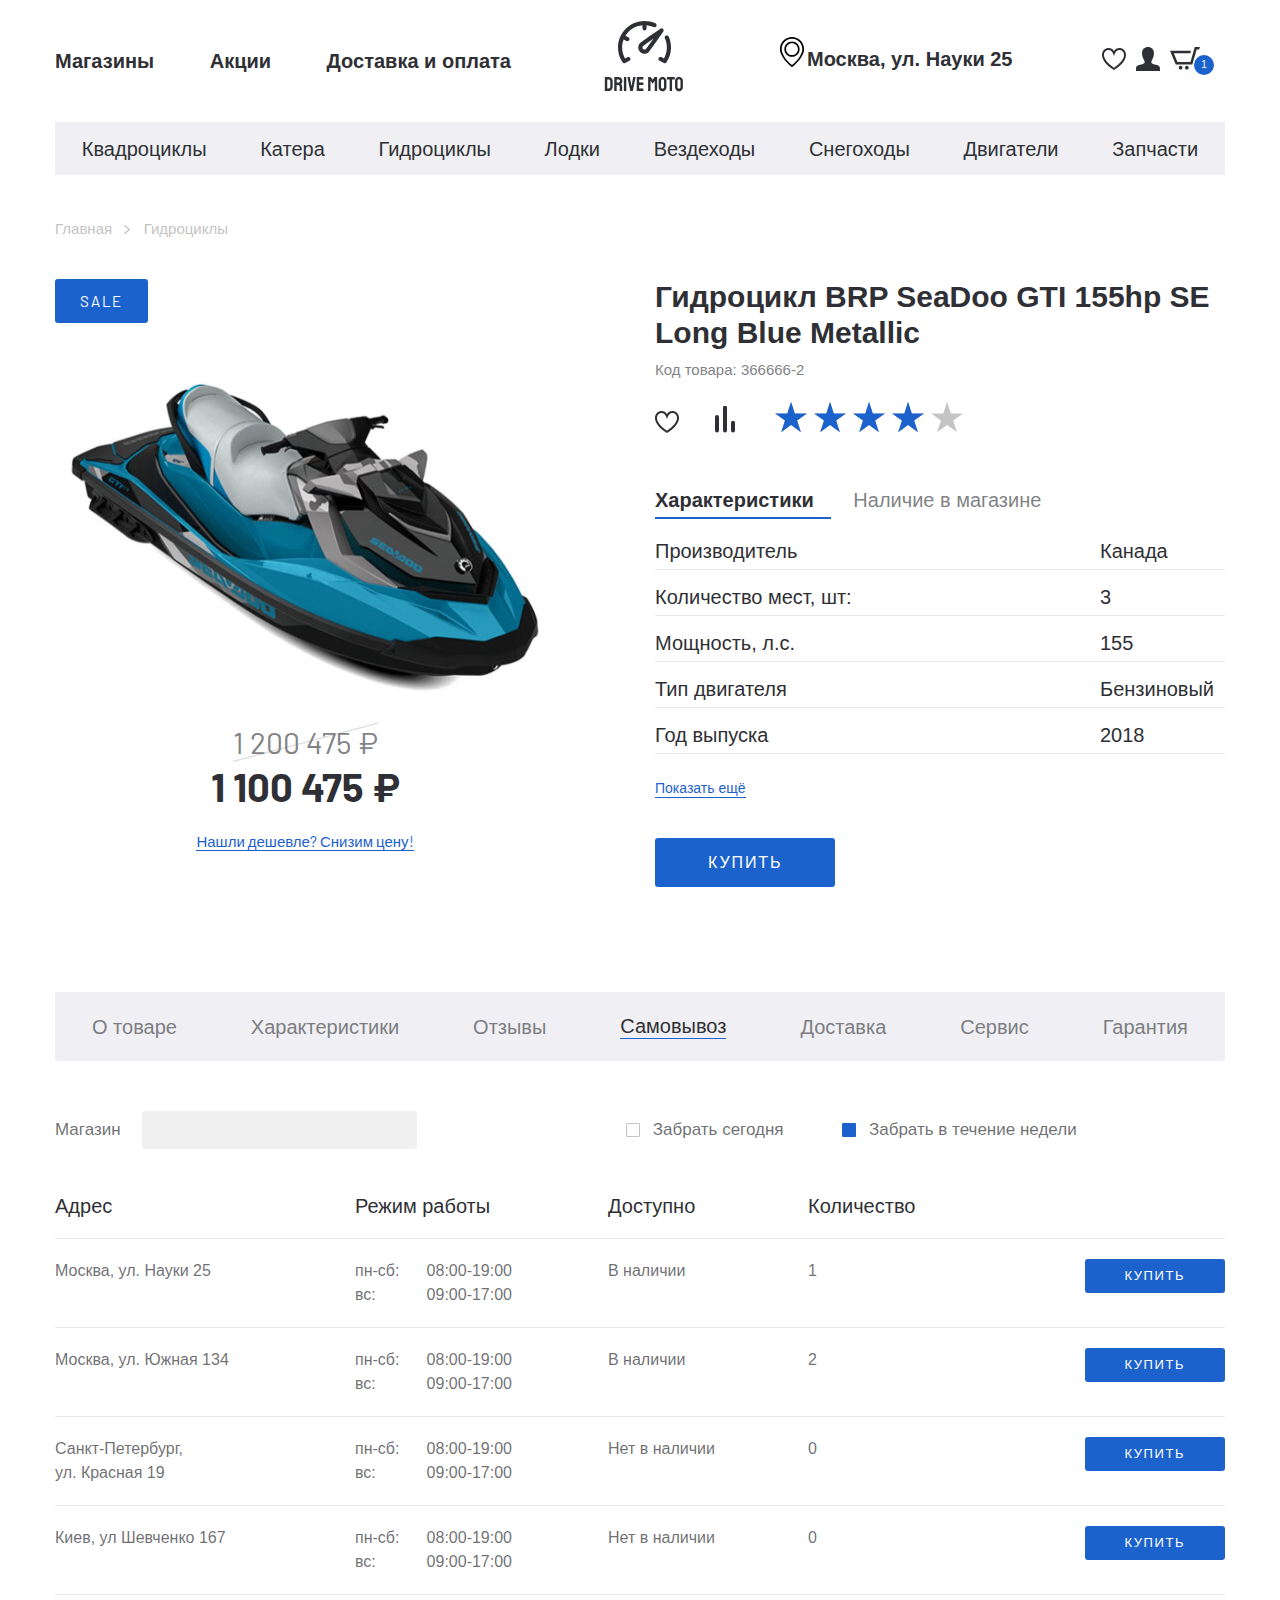
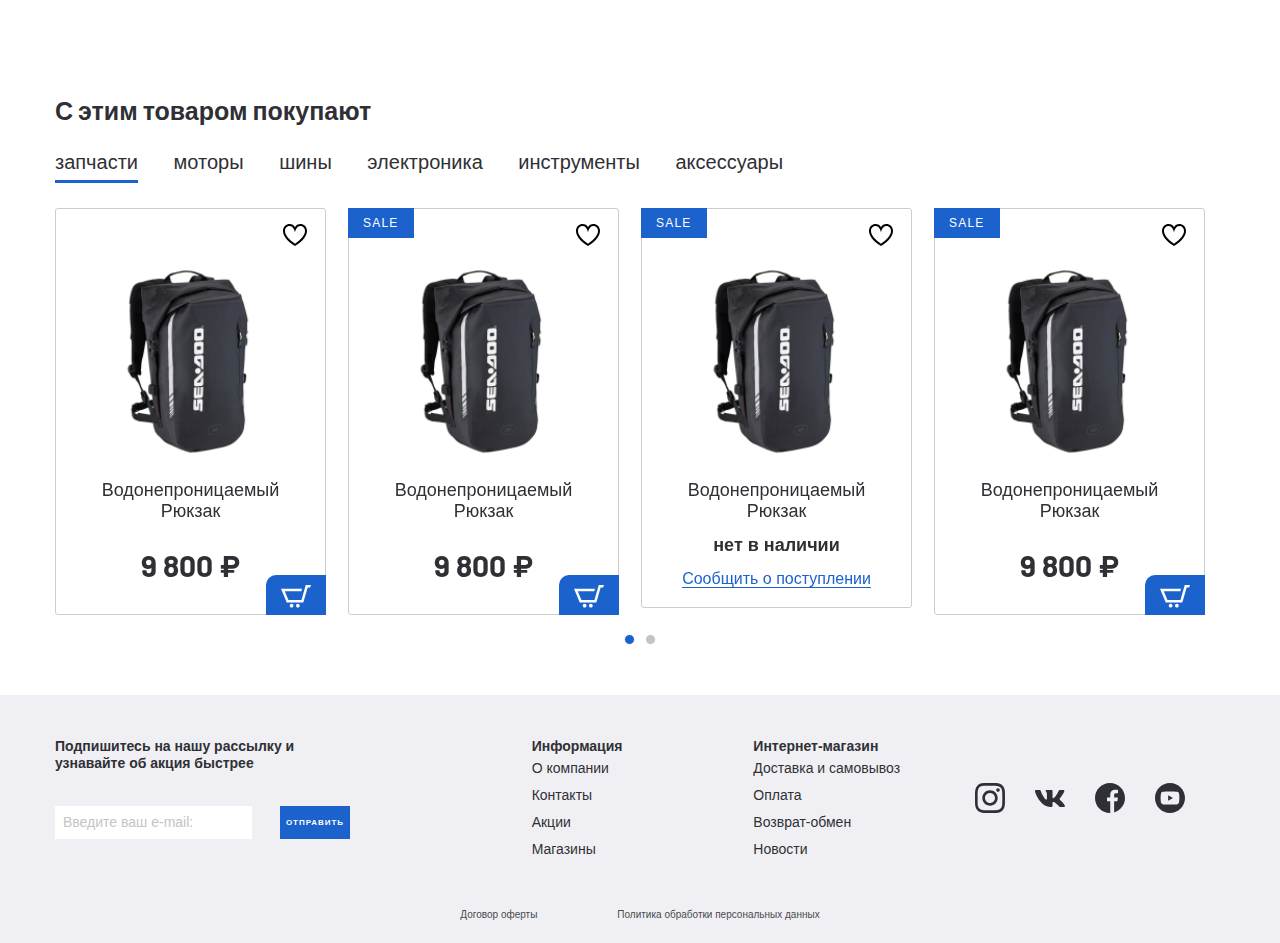
<file: product-page.html>
<!DOCTYPE html>
<html lang="ru">

<head>
  <meta charset="UTF-8">
  <meta name="viewport" content="width=device-width, initial-scale=1.0">
  <meta http-equiv="X-UA-Compatible" content="ie=edge">
  <title>Document</title>
  <link href="https://fonts.googleapis.com/css2?family=Barlow:wght@400;700&display=swap" rel="stylesheet">
  <link rel="stylesheet" href="css/normalize.css">
  <link rel="stylesheet" href="css/slick.css">
  <link rel="stylesheet" href="css/fonts.css">
  <link rel="stylesheet" href="css/ion.rangeSlider.min.css">
  <link rel="stylesheet" href="css/jquery.formstyler.css">
  <link rel="stylesheet" href="css/jquery.rateyo.min.css">
  <link rel="stylesheet" href="css/jquery.formstyler.theme.css">
  <link rel="stylesheet" href="css/style.css">
  <link rel="stylesheet" href="css/media.css">
</head>

<body>

  <header class="header">
    <div class="header__top">
      <div class="container">
        <div class="header__top-inner">
          <nav class="menu">
            <button class="menu__btn">
              <div class="menu__btn-line"></div>
              <div class="menu__btn-line"></div>
              <div class="menu__btn-line"></div>
            </button>
            <ul class="menu__list">
              <li class="menu__item">
                <a class="menu__link" href="#">
                  Магазины
                </a>
              </li>
              <li class="menu__item">
                <a class="menu__link" href="#">
                  Акции
                </a>
              </li>
              <li class="menu__item">
                <a class="menu__link" href="#">
                  Доставка и оплата
                </a>
              </li>
            </ul>
          </nav>
          <a class="logo" href="#">
            <img class="logo__img" src="images/logo.svg" alt="">
          </a>
          <div class="header__box">
            <p class="header__address">
              Москва, ул. Науки 25
            </p>
            <ul class="user-list">
              <li class="user-list__item">
                <a class="user-list__link" href="#">
                  <img src="images/heart.svg" alt="">
                </a>
              </li>
              <li class="user-list__item">
                <a class="user-list__link" href="#">
                  <img src="images/user.svg" alt="">
                </a>
              </li>
              <li class="user-list__item">
                <a class="user-list__link basket" href="#">
                  <img src="images/basket.svg" alt="">
                  <p class="basket__num">1</p>
                </a>
              </li>
            </ul>
          </div>
        </div>
      </div>
    </div>

    <ul class="menu-mobile__list">
      <li class="menu-mobile__item">
        <a class="menu-mobile__link" href="#">
          <img class="menu-mobile__img" src="images/user.svg" alt="">
          <p>Войти</p>
        </a>
      </li>
      <li class="menu-mobile__item">
        <a class="menu-mobile__link" href="#">
          <img class="menu-mobile__img" src="images/user.svg" alt="">
          <p>Регистрация</p>
        </a>
      </li>
      <li class="menu-mobile__item">
        <a class="menu-mobile__link" href="#">
          <img class="menu-mobile__img" src="images/heart.svg" alt="">
          <p>Избранное</p>
        </a>
      </li>
      <li class="menu-mobile__item">
        <a class="menu-mobile__link" href="#">
          <img class="menu-mobile__img" src="images/basket.svg" alt="">
          <p>Корзина</p>
        </a>
      </li>
      <li class="menu-mobile__item">
        <a class="menu-mobile__link" href="#">
          <img class="menu-mobile__img" src="images/house.svg" alt="">
          <p>Магазины</p>
        </a>
      </li>
      <li class="menu-mobile__item">
        <a class="menu-mobile__link" href="#">
          <img class="menu-mobile__img" src="images/procent.svg" alt="">
          <p>Акции</p>
        </a>
      </li>
      <li class="menu-mobile__item">
        <a class="menu-mobile__link" href="#">
          <img class="menu-mobile__img" src="images/box.svg" alt="">
          <p>Доставка и оплата</p>
        </a>
      </li>
      <li class="menu-mobile__item">
        <a class="menu-mobile__link" href="#">
          <p>Квадроциклы</p>
        </a>
      </li>
      <li class="menu-mobile__item">
        <a class="menu-mobile__link" href="#">
          <p>Катера</p>
        </a>
      </li>
      <li class="menu-mobile__item">
        <a class="menu-mobile__link" href="#">
          <p>Гидроциклы</p>
        </a>
      </li>
      <li class="menu-mobile__item">
        <a class="menu-mobile__link" href="#">
          <p>Лодки</p>
        </a>
      </li>
      <li class="menu-mobile__item">
        <a class="menu-mobile__link" href="#">
          <p>Вездеходы</p>
        </a>
      </li>
      <li class="menu-mobile__item">
        <a class="menu-mobile__link" href="#">
          <p>Снегоходы</p>
        </a>
      </li>
      <li class="menu-mobile__item">
        <a class="menu-mobile__link" href="#">
          <p>Двигатели</p>
        </a>
      </li>
      <li class="menu-mobile__item">
        <a class="menu-mobile__link" href="#">
          <p>Запчасти</p>
        </a>
      </li>
    </ul>

    <div class="menu__mobile-linewrapper">
      <ul class="menu__mobile-line">
        <li class="menu__item">
          <a class="menu__link" href="#">
            Магазины
          </a>
        </li>
        <li class="menu__item">
          <a class="menu__link" href="#">
            Акции
          </a>
        </li>
        <li class="menu__item">
          <a class="menu__link" href="#">
            Доставка и оплата
          </a>
        </li>
      </ul>
    </div>

    <div class="header__bottom">
      <div class="container">
        <ul class="menu-categories">
          <li class="menu-categories__item">
            <a class="menu-categories__link" href="#">Квадроциклы</a>
          </li>
          <li class="menu-categories__item">
            <a class="menu-categories__link" href="#">Катера</a>
          </li>
          <li class="menu-categories__item">
            <a class="menu-categories__link" href="#">Гидроциклы</a>
          </li>
          <li class="menu-categories__item">
            <a class="menu-categories__link" href="#">Лодки</a>
          </li>
          <li class="menu-categories__item">
            <a class="menu-categories__link" href="#">Вездеходы</a>
          </li>
          <li class="menu-categories__item">
            <a class="menu-categories__link" href="#">Снегоходы</a>
          </li>
          <li class="menu-categories__item">
            <a class="menu-categories__link" href="#">Двигатели</a>
          </li>
          <li class="menu-categories__item">
            <a class="menu-categories__link" href="#">Запчасти</a>
          </li>
        </ul>
      </div>
    </div>
  </header>

  <div class="breadcrumbs">
    <div class="container">
      <div class="breadcrumbs__inner">
        <ul class="breadcrumbs__list mobile-overflow">
          <li class="breadcrumbs__list-item">
            <a href="#">Главная</a>
          </li>
          <li class="breadcrumbs__list-item">
            <span>Гидроциклы</span>
          </li>
        </ul>
      </div>
    </div>
  </div>

  <section class="product-card">
    <div class="container">
      <div class="product-card__inner">
        <div class="product-card__img-box product-item--sale">
          <img class="product-card__img" src="images/content/gidrotsikl-large.png" alt="">
          <p class="product-card__price-old">
            1 200 475 ₽
          </p>
          <p class="product-card__price-new">
            1 100 475 ₽
          </p>
          <a class="product-card__link" href="#">
            Нашли дешевле? Снизим цену!
          </a>
          <div class="product-card__btn product-card__btn-mobile">
            <button>купить</button>
          </div>
        </div>
        <div class="product-card__content">
          <h1 class="product-card__title">
            Гидроцикл BRP SeaDoo GTI 155hp SE Long Blue Metallic
          </h1>
          <p class="product-card__code">Код товара: 366666-2</p>
          <div class="product-card__buttons">
            <a class="product-card__icon-favorite" href="#"><img src="images/heart.svg" alt="">
            </a>
            <a class="product-card__icon-comparsion" href="#">
              <img src="images/comparsion.svg" alt="">
            </a>
            <a class="rate" href="#">
              <div class="rate-yo" data-rateyo-rating="4"></div>
            </a>
          </div>
          <div class="tabs-wrapper product-card__tabs">
            <div class="tabs">
              <a class="tab product-card__tab tab--active" href="#product-1">
                Характеристики
              </a>
              <a class="tab product-card__tab" href="#product-2">
                Наличие в магазине
              </a>
            </div>
            <div class="tabs-container">
              <div id="product-1" class="tabs-content product-card__tab-content tabs-content--active">
                <ul class="product-card__list">
                  <li class="product-card__item">
                    <div class="product-card__item-left">
                      Производитель
                    </div>
                    <div class="product-card__item-right">
                      Канада
                    </div>
                  </li>
                  <li class="product-card__item">
                    <div class="product-card__item-left">
                      Количество мест, шт:
                    </div>
                    <div class="product-card__item-right">
                      3
                    </div>
                  </li>
                  <li class="product-card__item">
                    <div class="product-card__item-left">
                      Мощность, л.с.
                    </div>
                    <div class="product-card__item-right">
                      155
                    </div>
                  </li>
                  <li class="product-card__item">
                    <div class="product-card__item-left">
                      Тип двигателя
                    </div>
                    <div class="product-card__item-right">
                      Бензиновый
                    </div>
                  </li>
                  <li class="product-card__item">
                    <div class="product-card__item-left">
                      Год выпуска
                    </div>
                    <div class="product-card__item-right">
                      2018
                    </div>
                  </li>
                </ul>
                <a class="product-card__more" href="#">Показать ещё</a>
                <div class="product-card__btn">
                  <button>купить</button>
                </div>
              </div>
              <div id="product-2" class="tabs-content product-card__tab-content">
                content-2
              </div>
            </div>
          </div>
        </div>
      </div>
    </div>
  </section>

  <section class="card__tabs">
    <div class="container">
      <div class="tabs-wrapper">
        <div class="tabs card__tab-box mobile-overflow">
          <a class="tab card__tab" href="#product-card__tabs-1">О товаре</a>
          <a class="tab card__tab" href="#product-card__tabs-2">Характеристики</a>
          <a class="tab card__tab" href="#product-card__tabs-3">Отзывы</a>
          <a class="tab card__tab tab--active" href="#product-card__tabs-4">Самовывоз</a>
          <a class="tab card__tab" href="#product-card__tabs-5">Доставка</a>
          <a class="tab card__tab" href="#product-card__tabs-6">Cервис</a>
          <a class="tab card__tab" href="#product-card__tabs-7">Гарантия</a>
        </div>
      </div>
      <div class="tabs-container">
        <div id="product-card__tabs-1" class="card__tab-content tabs-content">content</div>
        <div id="product-card__tabs-2" class="card__tab-content tabs-content">content</div>
        <div id="product-card__tabs-3" class="card__tab-content tabs-content">content</div>
        <div id="product-card__tabs-4" class="card__tab-content tabs-content tabs-content--active">
          <form>
            <div class="card__top-line">
              <label class="card__label-search">
                Магазин
                <input class="card__input-search type=" text">
              </label>
              <label class="card__label-pickup">
                <input class="filter-style" type="radio" name="pickup">
                Забрать сегодня
              </label>
              <label class="card__label-pickup">
                <input class="filter-style" type="radio" name="pickup" checked>
                Забрать в течение недели
              </label>
            </div>
            <ul class="card__list">
              <li class="card__list-item card__list-itemtitle">
                <div class="card__list-address">Адрес</div>
                <div class="card__list-workhours">Режим работы</div>
                <div class="card__list-available">Доступно</div>
                <div class="card__list-num">Количество</div>
                <div class="card__list-btn"></div>
              </li>
              <li class="card__list-item">
                <div class="card__list-address">Москва, ул. Науки 25</div>
                <div class="card__list-workhours">
                  <div class="workhours">
                    <span>пн-сб:</span><span>08:00-19:00</span>
                  </div>
                  <div class="workhours">
                    <span>вс:</span><span>09:00-17:00</span>
                  </div>
                </div>
                <div class="card__list-available">В наличии</div>
                <div class="card__list-num">1</div>
                <div class="card__list-btn">
                  <button type="submit">купить</button>
                </div>
              </li>
              <li class="card__list-item">
                <div class="card__list-address">Москва, ул. Южная 134</div>
                <div class="card__list-workhours">
                  <div class="workhours">
                    <span>пн-сб:</span><span>08:00-19:00</span>
                  </div>
                  <div class="workhours">
                    <span>вс:</span><span>09:00-17:00</span>
                  </div>
                </div>
                <div class="card__list-available">В наличии</div>
                <div class="card__list-num">2</div>
                <div class="card__list-btn">
                  <button type="submit">купить</button>
                </div>
              </li>
              <li class="card__list-item">
                <div class="card__list-address">Санкт-Петербург, <br>
                  ул. Красная 19</div>
                <div class="card__list-workhours">
                  <div class="workhours">
                    <span>пн-сб:</span><span>08:00-19:00</span>
                  </div>
                  <div class="workhours">
                    <span>вс:</span><span>09:00-17:00</span>
                  </div>
                </div>
                <div class="card__list-available">Нет в наличии</div>
                <div class="card__list-num">0</div>
                <div class="card__list-btn">
                  <button type="submit">купить</button>
                </div>
              </li>
              <li class="card__list-item">
                <div class="card__list-address">Киев, ул Шевченко 167</div>
                <div class="card__list-workhours">
                  <div class="workhours">
                    <span>пн-сб:</span><span>08:00-19:00</span>
                  </div>
                  <div class="workhours">
                    <span>вс:</span><span>09:00-17:00</span>
                  </div>
                </div>
                <div class="card__list-available">Нет в наличии</div>
                <div class="card__list-num">0</div>
                <div class="card__list-btn">
                  <button type="submit">купить</button>
                </div>
              </li>
            </ul>
          </form>
        </div>
        <div id="product-card__tabs-5" class="card__tab-content tabs-content">content</div>
        <div id="product-card__tabs-6" class="card__tab-content tabs-content">content</div>
        <div id="product-card__tabs-7" class="card__tab-content tabs-content">content</div>
      </div>
    </div>
  </section>

  <section class="products">
    <div class="container">
      <div class="products__inner">
        <h3 class="product__title">
          С этим товаром покупают
        </h3>
        <div class="tabs-wrapper">
          <div class="tabs products__tabs mobile-overflow">
            <a class="tab products__tab tab--active" href="#popular-tab-1">запчасти</a>
            <a class="tab products__tab" href="#popular-tab-2">моторы</a>
            <a class="tab products__tab" href="#popular-tab-3">шины</a>
            <a class="tab products__tab" href="#popular-tab-4">электроника</a>
            <a class="tab products__tab" href="#popular-tab-5">инструменты</a>
            <a class="tab products__tab" href="#popular-tab-6">аксессуары</a>
          </div>
        </div>
        <div class="tabs-container products__container">
          <div id="popular-tab-1" class="tabs-content products__content tabs-content--active">
            <div class="product-slider">
              <div class="product-slider__item">
                <div class="product-item__wrapper">
                  <button class="product-item__favorite"></button>
                  <button class="product-item__basket">
                    <img src="images/basket-white.svg" alt="">
                  </button>
                  <a class="product-item__notify-link" href="#">
                    <span>Сообщить о поступлении</span></a>
                  <a class="product-item" href="#">
                    <p class="product-item__hover-text">
                      посмотреть товар
                    </p>
                    <img class="product-item__img" src="images/content/product-1.png" alt="">
                    <h4 class="product-item__title">
                      Водонепроницаемый
                      Рюкзак
                    </h4>
                    <p class=" price product-item__price">
                      9 800 ₽
                    </p>
                    <p class="product-item__notify-text">
                      нет в наличии
                    </p>
                  </a>
                </div>
              </div>
              <div class="product-slider__item">
                <div class="product-item__wrapper">
                  <button class="product-item__favorite"></button>
                  <button class="product-item__basket">
                    <img src="images/basket-white.svg" alt="">
                  </button>
                  <a class="product-item__notify-link" href="#">
                    <span>Сообщить о поступлении</span></a>
                  <a class="product-item product-item--sale" href="#">
                    <p class="product-item__hover-text">
                      посмотреть товар
                    </p>
                    <img class="product-item__img" src="images/content/product-1.png" alt="">
                    <h4 class="product-item__title">
                      Водонепроницаемый
                      Рюкзак
                    </h4>
                    <p class=" price product-item__price">
                      9 800 ₽
                    </p>
                    <p class="product-item__notify-text">
                      нет в наличии
                    </p>
                  </a>
                </div>
              </div>
              <div class="product-slider__item">
                <div class="product-item__wrapper product-item__not-available">
                  <button class="product-item__favorite"></button>
                  <button class="product-item__basket">
                    <img src="images/basket-white.svg" alt="">
                  </button>
                  <a class="product-item__notify-link" href="#">
                    <span>Сообщить о поступлении</span></a>
                  <a class="product-item product-item--sale" href="#">
                    <p class="product-item__hover-text">
                      посмотреть товар
                    </p>
                    <img class="product-item__img" src="images/content/product-1.png" alt="">
                    <h4 class="product-item__title">
                      Водонепроницаемый
                      Рюкзак
                    </h4>
                    <p class=" price product-item__price">
                      9 800 ₽
                    </p>
                    <p class="product-item__notify-text">
                      нет в наличии
                    </p>
                  </a>
                </div>
              </div>
              <div class="product-slider__item">
                <div class="product-item__wrapper">
                  <button class="product-item__favorite"></button>
                  <button class="product-item__basket">
                    <img src="images/basket-white.svg" alt="">
                  </button>
                  <a class="product-item__notify-link" href="#">
                    <span>Сообщить о поступлении</span></a>
                  <a class="product-item product-item--sale" href="#">
                    <p class="product-item__hover-text">
                      посмотреть товар
                    </p>
                    <img class="product-item__img" src="images/content/product-1.png" alt="">
                    <h4 class="product-item__title">
                      Водонепроницаемый
                      Рюкзак
                    </h4>
                    <p class=" price product-item__price">
                      9 800 ₽
                    </p>
                    <p class="product-item__notify-text">
                      нет в наличии
                    </p>
                  </a>
                </div>
              </div>
              <div class="product-slider__item">
                <div class="product-item__wrapper product-item__not-available">
                  <button class="product-item__favorite"></button>
                  <button class="product-item__basket">
                    <img src="images/basket-white.svg" alt="">
                  </button>
                  <a class="product-item__notify-link" href="#">
                    <span>Сообщить о поступлении</span></a>
                  <a class="product-item product-item--sale" href="#">
                    <p class="product-item__hover-text">
                      посмотреть товар
                    </p>
                    <img class="product-item__img" src="images/content/product-1.png" alt="">
                    <h4 class="product-item__title">
                      Водонепроницаемый
                      Рюкзак
                    </h4>
                    <p class=" price product-item__price">
                      9 800 ₽
                    </p>
                    <p class="product-item__notify-text">
                      нет в наличии
                    </p>
                  </a>
                </div>
              </div>
              <div class="product-slider__item">
                <div class="product-item__wrapper">
                  <button class="product-item__favorite"></button>
                  <button class="product-item__basket">
                    <img src="images/basket-white.svg" alt="">
                  </button>
                  <a class="product-item__notify-link" href="#">
                    <span>Сообщить о поступлении</span></a>
                  <a class="product-item product-item--sale" href="#">
                    <p class="product-item__hover-text">
                      посмотреть товар
                    </p>
                    <img class="product-item__img" src="images/content/product-1.png" alt="">
                    <h4 class="product-item__title">
                      Водонепроницаемый
                      Рюкзак
                    </h4>
                    <p class=" price product-item__price">
                      9 800 ₽
                    </p>
                    <p class="product-item__notify-text">
                      нет в наличии
                    </p>
                  </a>
                </div>
              </div>
              <div class="product-slider__item">
                <div class="product-item__wrapper">
                  <button class="product-item__favorite"></button>
                  <button class="product-item__basket">
                    <img src="images/basket-white.svg" alt="">
                  </button>
                  <a class="product-item__notify-link" href="#">
                    <span>Сообщить о поступлении</span></a>
                  <a class="product-item product-item--sale" href="#">
                    <p class="product-item__hover-text">
                      посмотреть товар
                    </p>
                    <img class="product-item__img" src="images/content/product-1.png" alt="">
                    <h4 class="product-item__title">
                      Водонепроницаемый
                      Рюкзак
                    </h4>
                    <p class=" price product-item__price">
                      9 800 ₽
                    </p>
                    <p class="product-item__notify-text">
                      нет в наличии
                    </p>
                  </a>
                </div>
              </div>
            </div>
          </div>
          <div id="popular-tab-2" class="tabs-content products__content">
            <div class="product-slider">
              <div class="product-slider__item">
                <div class="product-item__wrapper">
                  <button class="product-item__favorite"></button>
                  <button class="product-item__basket">
                    <img src="images/basket-white.svg" alt="">
                  </button>
                  <a class="product-item__notify-link" href="#">
                    <span>Сообщить о поступлении</span></a>
                  <a class="product-item" href="#">
                    <p class="product-item__hover-text">
                      посмотреть товар
                    </p>
                    <img class="product-item__img" src="images/content/product-1.png" alt="">
                    <h4 class="product-item__title">
                      Водонепроницаемый
                      Рюкзак
                    </h4>
                    <p class=" price product-item__price">
                      9 800 ₽
                    </p>
                    <p class="product-item__notify-text">
                      нет в наличии
                    </p>
                  </a>
                </div>
              </div>
              <div class="product-slider__item">
                <div class="product-item__wrapper">
                  <button class="product-item__favorite"></button>
                  <button class="product-item__basket">
                    <img src="images/basket-white.svg" alt="">
                  </button>
                  <a class="product-item__notify-link" href="#">
                    <span>Сообщить о поступлении</span></a>
                  <a class="product-item product-item--sale" href="#">
                    <p class="product-item__hover-text">
                      посмотреть товар
                    </p>
                    <img class="product-item__img" src="images/content/product-1.png" alt="">
                    <h4 class="product-item__title">
                      Водонепроницаемый
                      Рюкзак
                    </h4>
                    <p class=" price product-item__price">
                      9 800 ₽
                    </p>
                    <p class="product-item__notify-text">
                      нет в наличии
                    </p>
                  </a>
                </div>
              </div>
              <div class="product-slider__item">
                <div class="product-item__wrapper product-item__not-available">
                  <button class="product-item__favorite"></button>
                  <button class="product-item__basket">
                    <img src="images/basket-white.svg" alt="">
                  </button>
                  <a class="product-item__notify-link" href="#">
                    <span>Сообщить о поступлении</span></a>
                  <a class="product-item product-item--sale" href="#">
                    <p class="product-item__hover-text">
                      посмотреть товар
                    </p>
                    <img class="product-item__img" src="images/content/product-1.png" alt="">
                    <h4 class="product-item__title">
                      Водонепроницаемый
                      Рюкзак
                    </h4>
                    <p class=" price product-item__price">
                      9 800 ₽
                    </p>
                    <p class="product-item__notify-text">
                      нет в наличии
                    </p>
                  </a>
                </div>
              </div>
              <div class="product-slider__item">
                <div class="product-item__wrapper">
                  <button class="product-item__favorite"></button>
                  <button class="product-item__basket">
                    <img src="images/basket-white.svg" alt="">
                  </button>
                  <a class="product-item__notify-link" href="#">
                    <span>Сообщить о поступлении</span></a>
                  <a class="product-item product-item--sale" href="#">
                    <p class="product-item__hover-text">
                      посмотреть товар
                    </p>
                    <img class="product-item__img" src="images/content/product-1.png" alt="">
                    <h4 class="product-item__title">
                      Водонепроницаемый
                      Рюкзак
                    </h4>
                    <p class=" price product-item__price">
                      9 800 ₽
                    </p>
                    <p class="product-item__notify-text">
                      нет в наличии
                    </p>
                  </a>
                </div>
              </div>
              <div class="product-slider__item">
                <div class="product-item__wrapper product-item__not-available">
                  <button class="product-item__favorite"></button>
                  <button class="product-item__basket">
                    <img src="images/basket-white.svg" alt="">
                  </button>
                  <a class="product-item__notify-link" href="#">
                    <span>Сообщить о поступлении</span></a>
                  <a class="product-item product-item--sale" href="#">
                    <p class="product-item__hover-text">
                      посмотреть товар
                    </p>
                    <img class="product-item__img" src="images/content/product-1.png" alt="">
                    <h4 class="product-item__title">
                      Водонепроницаемый
                      Рюкзак
                    </h4>
                    <p class=" price product-item__price">
                      9 800 ₽
                    </p>
                    <p class="product-item__notify-text">
                      нет в наличии
                    </p>
                  </a>
                </div>
              </div>
              <div class="product-slider__item">
                <div class="product-item__wrapper">
                  <button class="product-item__favorite"></button>
                  <button class="product-item__basket">
                    <img src="images/basket-white.svg" alt="">
                  </button>
                  <a class="product-item__notify-link" href="#">
                    <span>Сообщить о поступлении</span></a>
                  <a class="product-item product-item--sale" href="#">
                    <p class="product-item__hover-text">
                      посмотреть товар
                    </p>
                    <img class="product-item__img" src="images/content/product-1.png" alt="">
                    <h4 class="product-item__title">
                      Водонепроницаемый
                      Рюкзак
                    </h4>
                    <p class=" price product-item__price">
                      9 800 ₽
                    </p>
                    <p class="product-item__notify-text">
                      нет в наличии
                    </p>
                  </a>
                </div>
              </div>
              <div class="product-slider__item">
                <div class="product-item__wrapper">
                  <button class="product-item__favorite"></button>
                  <button class="product-item__basket">
                    <img src="images/basket-white.svg" alt="">
                  </button>
                  <a class="product-item__notify-link" href="#">
                    <span>Сообщить о поступлении</span></a>
                  <a class="product-item product-item--sale" href="#">
                    <p class="product-item__hover-text">
                      посмотреть товар
                    </p>
                    <img class="product-item__img" src="images/content/product-1.png" alt="">
                    <h4 class="product-item__title">
                      Водонепроницаемый
                      Рюкзак
                    </h4>
                    <p class=" price product-item__price">
                      9 800 ₽
                    </p>
                    <p class="product-item__notify-text">
                      нет в наличии
                    </p>
                  </a>
                </div>
              </div>
            </div>
          </div>
          <div id="popular-tab-3" class="tabs-content products__content">slider-3</div>
          <div id="popular-tab-4" class="tabs-content products__content">slider-4</div>
          <div id="popular-tab-5" class="tabs-content products__content">slider-5</div>
          <div id="popular-tab-6" class="tabs-content products__content">slider-6</div>
        </div>
      </div>
    </div>
  </section>

  <footer class="footer">
    <div class="container">
      <div class="footer__top">
        <div class="footer__top-inner">
          <div class="footer__top-item footer__top-newslatter">
            <h6 class="footer__top-title">
              Подпишитесь на нашу рассылку
              и узнавайте об акция быстрее
            </h6>
            <form class="footer-form">
              <input class="footer-form__input" type="text" placeholder="Введите ваш e-mail:">
              <button class="footer-form__btn" type="submit">Отправить</button>
            </form>
          </div>
          <div class="footer__top-item footer__top-itemdrop">
            <h6 class="footer__top-title footer__topdrop">
              Информация
            </h6>
            <ul class="footer-list">
              <li class="footer-list__item"><a href="#">О компании</a></li>
              <li class="footer-list__item"><a href="#">Контакты</a></li>
              <li class="footer-list__item"><a href="#">Акции</a></li>
              <li class="footer-list__item"><a href="#">Магазины</a></li>
            </ul>
          </div>
          <div class="footer__top-item footer__top-itemdrop">
            <h6 class="footer__top-title footer__topdrop">
              Интернет-магазин
            </h6>
            <ul class="footer-list">
              <li class="footer-list__item"><a href="#">Доставка и самовывоз</a></li>
              <li class="footer-list__item"><a href="#">Оплата</a></li>
              <li class="footer-list__item"><a href="#">Возврат-обмен</a></li>
              <li class="footer-list__item"><a href="#">Новости</a></li>
            </ul>
          </div>
          <div class="footer__top-item footer__top-social">
            <ul class="social-list">
              <li class="social-list__item">
                <a href="#">
                  <img src="images/instagram.svg" alt="">
                </a>
              </li>
              <li class="social-list__item">
                <a href="#">
                  <img src="images/vkontakte.svg" alt="">
                </a>
              </li>
              <li class="social-list__item">
                <a href="#">
                  <img src="images/facebook.svg" alt="">
                </a>
              </li>
              <li class="social-list__item">
                <a href="#">
                  <img src="images/youtube.svg" alt="">
                </a>
              </li>
            </ul>
          </div>
        </div>
      </div>
      <div class="footer__bottom">
        <a class="footer__bottom-link" href="#">
          Договор оферты
        </a>
        <a class="footer__bottom-link" href="#">
          Политика обработки персональных данных
        </a>
      </div>
    </div>
  </footer>

  <script src="https://ajax.googleapis.com/ajax/libs/jquery/3.4.1/jquery.min.js"></script>
  <script src="js/slick.min.js"></script>
  <script src="js/ion.rangeSlider.min.js"></script>
  <script src="js/jquery.formstyler.min.js"></script>
  <script src="js/jquery.rateyo.min.js"></script>
  <script src="js/main.js"></script>
</body>

</html>

<!-- <div class="tabs-wrapper">
  <div class="tabs">
    <a class="tab tab--active" href="#"></a>
  </div>
  <div class="tabs-container">
    <div class="tabs-content"></div>
  </div>
</div> -->
</file>
<file: css/fonts.css>
@font-face{
  font-family: 'SFProDisplay-Regular', sans-serif;
  src: url('../fonts/SFProDisplay-Regular.woff2') format('woff2'),
       url('../fonts/SFProDisplay-Regular.woff') format('woff');
  font-weight: 400;
  font-style: normal;
  font-display: swap;
}

@font-face {
  font-family: 'SFProDisplay-Medium', sans-serif;
  src: url('../fonts/SFProDisplay-Medium.woff2') format('woff2'),
    url('../fonts/SFProDisplay-Medium.woff') format('woff');
  font-weight: 500;
  font-style: normal;
  font-display: swap;
}

@font-face {
  font-family: 'SFProDisplay-Semibold', sans-serif;
  src: url('../fonts/SFProDisplay-Semibold.woff2') format('woff2'),
    url('../fonts/SFProDisplay-Semibold.woff') format('woff');
  font-weight: 600;
  font-style: normal;
  font-display: swap;
}

@font-face {font-family: 'SFProDisplay-Bold', sans-serif;
  
  src: url('../fonts/SFProDisplay-Bold.woff2') format('woff2'),
    url('../fonts/SFProDisplay-Bold.woff') format('woff');
  font-weight: 700;
  font-style: normal;
  font-display: swap;
}
</file>
<file: css/style.css>
html {
  box-sizing: border-box;
}

*,
*::after,
*::before {
  box-sizing: inherit;
}

a {
  text-decoration: none;
  color: inherit;
  display: inline-block;
}

li,
ul {
  margin: 0;
  padding: 0;
  list-style: none;
}

h1,
h2,
h3,
h4,
h5,
h6 {
  margin: 0;
}

p {
  margin: 0;
}

body {
  color: #2f3035;
  font-family: 'SFProDisplay-Regular', sans-serif;
  font-size: 20px;
  line-height: 24px;
  font-weight: 400;
  overflow-x: hidden;
  min-width: 320px;
}

.container {
  max-width: 1200px;
  padding: 0 15px;
  margin: 0 auto;
}

.page-section {
  margin-bottom: 80px;
}

.header__top-inner {
  display: flex;
  justify-content: space-between;
  align-items: center;
  min-height: 122px;
  font-weight: 700;
}

.menu__item {
  display: inline-block;

}

.menu__item+.menu__item {
  padding-left: 50px;
}

.header__box {
  display: flex;
}

.menu__btn {
  display: none;
}

.header__address {
  margin-right: 60px;
  width: 265px;
  padding-left: 30px;
  position: relative;
}

.header__address::before {
  content: "";
  position: absolute;
  background-image: url('../images/adress-icon.svg');
  width: 30px;
  height: 30px;
  left: 0;
  top: -10px;
}

.menu-mobile__list {
  width: 243px;
  box-shadow: 0px 0px 20px rgba(0, 0, 0, 0.1);
  transform: translateX(-110%);
  transition: all .5s;
  position: absolute;
  z-index: 10;
  background-color: #fff;
}

 .menu__mobile-linewrapper{
  display: none;
}

.menu-mobile__list--active {
  transform: translateX(0%);
}

.menu-mobile__item {
  position: relative;
  border-bottom: 1px solid rgba(0, 0, 0, 0.1);
}

.menu-mobile__link {
  display: block;
  padding-left: 53px;
  padding-top: 36px;
}

.menu-mobile__img {
  position: absolute;
  left: 11px;
  bottom: 0;
}

.user-list {
  margin-right: 15px;
  display: flex;
  align-items: center;
}

.user-list__item {
  padding-right: 10px;
}

.basket {
  position: relative;
}

.basket__num {
  position: absolute;
  font-family: 'SFProDisplay-Regular', sans-serif;
  line-height: 20px;
  font-weight: 500;
  color: #fff;
  font-size: 10px;
  width: 20px;
  height: 20px;
  background-color: #1C62CD;
  border-radius: 50%;
  text-align: center;
  bottom: 0;
  right: -14px;
}

.header__bottom {
  margin-bottom: 40px;
}

.menu-categories {
  background-color: #F0F0F4;
  display: flex;
  justify-content: space-around;
  align-items: center;
  min-height: 53px;
}

.menu-categories__link {
  transition: all 0.3s;
  font-weight: 400;
  padding: 15px 0 14px;
  position: relative;
}

.menu-categories__link::before {
  content: "";
  position: absolute;
  background-color: #1C62CD;
  width: 0;
  left: auto;
  right: 0;
  height: 3px;
  bottom: -2px;
  transition: all 0.3s;
}

.menu-categories__link:hover {
  color: #000;
}

.menu-categories__link:hover::before {
  width: 100%;
  right: auto;
  left: 0;
}

.banner-section__inner {
  display: flex;
  justify-content: space-between;
}

.banner-section__slider {
  max-width: 870px;
}

.banner-section__slider-btn,
.product-slider__slider-btn {
  position: absolute;
  top: 50%;
  transform: translateY(-50%);
  background-color: transparent;
  border: none;
  margin: 0;
  padding: 0;
  z-index: 5;
  cursor: pointer;
}

.banner-section__slider-btnprev {
  left: 20px;
}

.banner-section__slider-btnnext {
  right: 20px;
}

.slick-dots {
  position: absolute;
  bottom: 40px;
  left: 0;
  right: 0;
  text-align: center;
}

.slick-dots li {
  display: inline-block;
  padding: 0 5px;
}

.slick-dots button {
  padding: 0;
  font-size: 0;
  margin: 0;
  width: 11px;
  height: 11px;
  border: 1px solid #fff;
  border-radius: 50%;
  background-color: transparent;
}

.slick-dots .slick-active button{
  background-color: #fff;
}

.slick-active li button {
  background-color: #fff;
}

.sale-item {
  max-width: 265px;
  max-height: 400px;
  text-align: center;
  border: 1px solid #CDCDCD;
  border-radius: 3px;
  /* display: flex;
  flex-direction: column;
  justify-content: space-between; */
}

.sale-item__top {
  display: flex;
  justify-content: space-between;
  align-items: flex-start;
}

.sale-item__info {
  color: #fff;
  background-color: #1C62CD;
  padding: 8px 20px;
  text-transform: uppercase;
  font-size: 12px;
  line-height: 15px;
  letter-spacing: 0.1em;
}

.price {
  font-family: "Barlow", sans-serif;
  position: relative;
}

.sale-item__price {
  text-align: right;
}

.aside__btn{
  display: none;
}

.sale-item__price-new {
  font-weight: 700;
  font-size: 27px;
  color: #1C62CD;
  line-height: 32px;
  margin-right: 6px;
  padding-right: 20px;
}

.sale-item__price-new::after {
  content: '';
  background-image: url('../images/icons-price.svg');
  position: absolute;
  right: 0;
  top: 7px;
  width: 15px;
  height: 18px;
}

.sale-item__price-old {
  font-weight: 400;
  font-size: 14px;
  line-height: 17px;
  color: #c4c4c4;
  margin-right: 15px;
  background-image: url('../images/old-line.svg');
  background-repeat: no-repeat;
  padding: 2px 5px;
  display: inline-block;
}

.sale-item__price-old::after {
  content: '';
  background-image: url('../images/icons-price-old.svg');
  position: absolute;
  right: -10px;
  top: 7px;
  width: 8px;
  height: 9px;
}

.sale-item__footer {
  background-color: #F0F0F4;
  padding: 25px 20px;
  font-size: 18px;
  line-height: 21px;
}

.sale-item__footer span {
  color: #1C62CD;
  font-weight: 700;
  font-family: "Barlow", sans-serif;
}

.sale-item__title {
  font-size: 18px;
  line-height: 21px;
  font-family: 'SFProDisplay-Bold', sans-serif;
  font-weight: 700;
  margin-bottom: 20px;
  margin-top: 7px;
}

.banner-section__slider-img {
  object-fit: cover;
  min-height: 400px;
}

.sale-item__img {
  object-fit: contain;
}

.search__tabs {
  margin-bottom: 25px;
}

.search__tabs-item {
  padding: 11px 26px 12px;
}

.search__tabs-item.tab--active {
  border-radius: 5px;
  background: #F0F0F4;
  font-weight: 700;
  font-family: 'SFProDisplay-Bold', sans-serif;
}

.tabs-content {
  display: none;
}

.tabs-content.tabs-content--active {
  display: block;
}

.search__content-form {
  display: flex;
}

.search__content-input {
  background: #F0F0F0;
  border-radius: 3px;
  padding: 5px 20px;
  border: none;
  font-size: 16px;
  line-height: 19px;
  width: 100%;
}

.search__content-input::placeholder {
  color: #656464;
}

.search__content-btn {
  font-weight: bold;
  font-size: 14px;
  line-height: 17px;
  text-transform: uppercase;
  letter-spacing: 0.12em;
  color: #fff;
  font-family: 'SFProDisplay-Bold', sans-serif;
  background: #1C62CD;
  border-radius: 3px;
  padding: 17px 41px;
  border: none;
  margin-left: -3px;
}

.categories__inner {
  display: flex;
  justify-content: space-between;
  flex-wrap: wrap;
}

.categories__item {
  margin-bottom: 30px;
  border: 1px solid #CDCDCD;
  border-radius: 3px;
  width: 370px;
  display: flex;
  padding: 20px 20px 16px;
  justify-content: space-between;
  transition: all 0.3s;
}

.categories__item-info {
  width: 50%;
  display: flex;
  flex-direction: column;
  justify-content: space-between;
}

.categories__item-img {
  text-align: center;
  width: 50%;
}

.categories__item-img img {
  max-width: 100%;
}

.categories__item-title {
  font-weight: bold;
  font-size: 23px;
  line-height: 28px;
  font-family: 'Barlow', sans-serif;
  transition: all 0.3s;
}

.categories__item:hover {
  box-shadow: 3px 3px 20px 0 rgba(50, 50, 50, 0.25);
}

.categories__item:hover .categories__item-title {
  color: #1C62CD;
}

.categories__item-text {
  font-size: 14px;
  line-height: 17px;
  color: #c4c4c4;
}

.categories__item-text::after {
  content: url('../images/link-arrows.svg');
  padding-left: 3px;
}

.product-item__wrapper {
  position: relative;
  width: 271px;
  transition: all 0.5s;
}

.product-item__wrapper.product-item__wrapper--list {
  width: 100%;
}

.product-item {
  width: 100%;
}

.product-item {
  min-height: 400px;
  border: 1px solid #CDCDCD;
  border-radius: 3px;
  text-align: center;
  padding: 52px 20px 31px;
  transition: all 0.5s;
}

.product-item__title {
  font-weight: normal;
  padding: 14px 0 25px;
  font-size: 18px;
  line-height: 21px;
}

.product-item__favorite {
  position: absolute;
  top: 16px;
  right: 19px;
  width: 24px;
  height: 22px;
  background-color: transparent;
  border: none;
  z-index: 5;
}

.product-item__favorite::before {
  content: '';
  position: absolute;
  width: 24px;
  height: 22px;
  top: 0;
  left: 0;
  background-image: url('../images/favorite.svg');
}

.product-item__favorite--active::before {
  background-image: url('../images/favorite-active.svg');
}

.product-item__price {
  font-weight: bold;
  font-size: 30px;
  line-height: 36px;
}

.product-item__basket {
  position: absolute;
  width: 60px;
  height: 40px;
  background-color: #1C62CD;
  border-radius: 10px 0 0 0;
  border: none;
  bottom: 0;
  right: 0;
  padding-top: 9px;
  cursor: pointer;
  z-index: 10;
}

.product-item__hover-text {
  padding: 18px 21px;
  background-color: rgba(255, 255, 255, .9);
  box-shadow: 0 0 15px rgba(0, 0, 0, 0.2);
  border-radius: 3px;
  position: absolute;
  display: inline-block;
  top: 30%;
  opacity: 0;
  transition: all 0.5s;
}

.product-item:hover .product-item__hover-text {
  opacity: 1;
  color: #2F3035;
}

.product-item:hover {
  box-shadow: 3px 3px 20px rgba(50, 50, 50, 0.25);
  color: #1C62CD;
}

.product-item:hover .product-item__notify-text {
  color: #2F3035;
}

.product-item--sale::before {
  content: "SALE";
  padding: 8px 15px;
  background-color: #1C62CD;
  position: absolute;
  left: 0;
  top: 0;
  text-transform: uppercase;
  color: #fff;
  font-size: 12px;
  line-height: 14px;
  letter-spacing: 0.1em;
}

.product-item__wrapper.product-item__not-available .product-item__price {
  display: none;
}

.product-item__notify-text {
  display: none;
  font-weight: 700;
  font-size: 18px;
  line-height: 21px;
}

.product-item__wrapper.product-item__not-available .product-item__notify-text {
  display: block;
}

.product-item__wrapper.product-item__not-available .product-item__basket {
  display: none;
}

.product-item__notify-link {
  display: none;
}

.product-item__wrapper.product-item__not-available .product-item__title {
  padding-bottom: 13px;
}

.product-item__wrapper.product-item__not-available .product-item__notify-link {
  display: block;
  position: absolute;
  bottom: 20px;
  left: 0;
  right: 0;
  font-size: 16px;
  line-height: 19px;
  text-align: center;
  color: #1C62CD;
}

.product-item__wrapper.product-item__not-available .product-item__notify-link span {
  border-bottom: 1px solid #1C62CD;
}

.product__title {
  line-height: 30px;
  font-weight: bold;
  font-size: 25px;
  font-family: 'Barlow', sans-serif;
  margin-bottom: 25px;
}

.products__tab+.products__tab {
  margin-left:30px;

}

.tabs-wrapper {
  margin-bottom: 25px;
}

.products__tab {
  padding-bottom: 6px;
}

.products__tab.tab--active {
  border-bottom: 3px solid #1C62CD;
}

.product-slider__slider-btnprev {
  left: -40px;
}

.product-slider__slider-btnnext {
  right: -20px;
}

.slick-slide img {
  display: inline;
}

.products {
  margin-bottom: 80px;
}

.product__more {
  text-align: center;
  margin: 35px 0 0;
}

.product__more-link {
  font-size: 15px;
  line-height: 18px;
  letter-spacing: 0.12em;
  text-transform: uppercase;
  background: #F0F0F4;
  padding: 16px 43px;
}

.banner {
  margin-bottom: 80px;
}

.footer {
  background-color: #F0F0F4;
}

.footer__bottom {
  padding: 46px 0 22px;
  display: flex;
  justify-content: center;
}

.footer__bottom-link {
  font-size: 10px;
  line-height: 12px;
  color: #48494d;
  margin: 0 40px;
}

.footer__top {
  padding-top: 43px;
}

.footer__top-inner {
  display: flex;
  justify-content: space-between;
}

.footer__top-newslatter.footer__top-item {
  width: 295px;
  margin-right: 160px;
}

.footer__top-title {
  font-weight: bold;
  line-height: 17px;
  font-size: 14px;
}

.footer-form {
  margin-top: 34px;
  display: flex;
  justify-content: space-between;
}

.footer-form__input {
  background-color: #fff;
  border: none;
  font-size: 14px;
  line-height: 17px;
  padding: 0 8px;
}

.footer-form__input::placeholder {
  color: #c4c4c4;
}

.footer-form__btn {
  text-transform: uppercase;
  padding: 10px 6px;
  border: none;
  background-color: #1C62CD;
  color: #fff;
  font-weight: 600;
  font-size: 8px;
  line-height: 13px;
  letter-spacing: 0.12em;
  font-family: 'SFProDisplay-Semibold', sans-serif;
}

.footer__top-item {
  width: 200px;
}

.footer-list {
  font-size: 14px;
  line-height: 27px;
}

.footer__top-social.footer__top-item {
  width: 250px;
}

.social-list {
  display: flex;
  align-items: center;
  height: 100%;
}

.social-list__item+.social-list__item {
  margin-left: 30px;
}

.breadcrumbs {
  margin-bottom: 40px;
}

.breadcrumbs__list-item {
  display: inline-block;
  padding-right: 16px;
  margin-right: 10px;
  position: relative;
  font-size: 15px;
  line-height: 18px;
  color: #C4C4C4;
}

.breadcrumbs__list-item::after {
  content: '';
  position: absolute;
  right: -2px;
  background-image: url('../images/link-arrows.svg');
  width: 6px;
  height: 9px;
  bottom: 4px;
}

.breadcrumbs__list-item:last-child::after {
  display: none;
}

.catalog {
  margin-bottom: 100px;
}

.catalog__title {
  font-weight: bold;
  font-size: 30px;
  line-height: 36px;
  font-family: 'SFProDisplay-Bold', sans-serif;
  margin-bottom: 26px;
}

.catalog__filter {
  display: flex;
  justify-content: space-between;
  margin-bottom: 50px;
}

.catalog__filter-items button {
  font-size: 14px;
  line-height: 17px;
  opacity: 0.7;
  border: F0F0F4;
  border-radius: 3px;
  border: none;
  padding: 5px 22px;
  cursor: pointer;
}

.catalog__filter-items button+button {
  margin-left: 8px;
}

.catalog__filter-btn button {
  background-color: transparent;
  border: none;
  cursor: pointer;
  margin: 0;
  padding: 0;
}

.catalog__filter-btn {
  display: flex;
  align-items: center;
}

.catalog__filter-btn button+button {
  margin-left: 10px;
}

button.catalog__filter-btngrid {
  width: 26px;
  height: 21px;
}

button.catalog__filter-btnline {
  width: 25px;
  height: 19px;
}

.catalog__filter-button {
  opacity: 0.3;
  outline: none;
}

.catalog__filter-button--active {
  opacity: 1;
}

.select-item {
  border: 1px solid #D7D9DF;
  font-size: 14px;
  line-height: 17px;
  margin-right: 34px;
  padding: 7px 10px 7px 20px;
}

.catalog__inner {
  display: flex;
}

.catalog__inner-aside {
  min-width: 290px;
  margin-right: 20px;
}

.catalog__inner-list {
  display: flex;
  justify-content: space-between;
  flex-wrap: wrap;
}

.catalog__inner-list .product-item__wrapper {
  margin-bottom: 30px;
}

.product-item__img {
  max-width: 100%;
}

.pagination {
  width: 100%;
  margin-top: 70px;
}

.pagination-list {
  display: flex;
  justify-content: center;
}

.pagination-list__item {
  padding: 8px 13px;
  border: 2px solid transparent;
  margin: 0 4px;
  font-size: 18px;
  line-height: 22px;
  color: #C4C4C4:
}

.pagination-list__item.active {
  border: 3px solid #1C62CD;
  color: #1C62CD;
}

.pagination-list__item a {
  display: block;
}

.aside-filter__tabs {
  display: flex;
  justify-content: space-between;
}

.aside-filter__tab {
  font-weight: 400;
  font-size: 16px;
  line-height: 19px;
  letter-spacing: 0.1em;
  text-transform: uppercase;
  color: #C4C4C4;
  width: 50%;
}

.aside-filter__tab.tab--active {
  color: #2F3035;
  font-weight: bold;
  font-family: 'SFProDisplay-Bold', sans-serif;
}

.aside-filter__tab.tab--active span {
  display: inline-block;
  padding-bottom: 7px;
  border-bottom: 2px solid #1C62CD;
}

.aside-filter__item-drop {
  margin: 40px 0;
}

.aside-filter__item-title {
  font-family: 'SFProDisplay-Semibold', sans-serif;
  font-weight: 600;
  font-size: 16px;
  line-height: 19px;
  padding-left: 26px;
}

.filter__item-drop {
  position: relative;
  cursor: pointer;
}

.filter__item-drop::before {
  content: "";
  background-image: url('../images/arrow-down.svg');
  position: absolute;
  left: 0;
  bottom: 5px;
  width: 12px;
  height: 8px;
  transform: rotate(0deg);
}

.filter__item-drop--active::before {
  transform: rotate(180deg);
}

.aside-filter__content {
  display: flex;
  flex-wrap: wrap;
  margin-top: 10px;
}

.aside-filter__content-box {
  width: 50%;
  margin-bottom: 10px;
}

.aside-filter__content-label {
  cursor: pointer;
  font-size: 14px;
  line-height: 17px;
}

.jq-checkbox,
.jq-radio {
  background: #fff;
  width: 14px;
  height: 14px;
  border: 1px solid #C4C4C4;
  border-radius: 1px;
  box-shadow: none;
  vertical-align: -2px;
  margin: 0 8px 0 0;
}

.jq-checkbox.checked,
.jq-radio.checked {
  background: #1C62CD;
  border: none;
}

.jq-checkbox.checked .jq-checkbox__div {
  width: 8px;
  height: 6px;
  margin: 4px 0 0 3px;
  border-bottom: none;
  border-left: none;
  transform: rotate(0);
  background-image: url('../images/checked-icon.svg');
}

.jq-radio.checked .jq-radio__div {
  width: 0;
  height: 0;
  margin: 0;
  border-radius: 0;
  background: transparent;
  box-shadow: none;
}

.aside-filter__content.aside-filter__content-radio {
  flex-wrap: nowrap;
}

.irs--flat {
  width: 100%;
  margin-top: -15px;
}

.irs--flat .irs-from,
.irs--flat .irs-single,
.irs--flat .irs-to {
  display: none;
}

.irs--flat .irs-max,
.irs--flat .irs-min {
  top: 55px;
  padding: 0;
  line-height: 17px;
  text-decoration: underline;
  color: #2F3035;
  font-size: 14px;
  text-shadow: none;
  font-family: 'Barlow' sans-serif;
  background-color: transparent;
  border-radius: 0;
  visibility: visible !important;
  padding-left: 27px;
}

.irs-max::before,
.irs-min::before {
  position: absolute;
  font-size: 14px;
  line-height: 17px;
  text-decoration: none;
  color: #C4C4C4;
  left: 0;
}

.irs-min::before {
  content: 'от';
}

.irs-max::before {
  content: 'до';
}

.irs--flat .irs-line {
  top: 25px;
  height: 2px;
  grid-column: #E0E0E0;
  border-radius: 0;
}

.irs--flat .irs-bar {
  top: 25px;
  height: 3px;
  background-color: #1C62CD;
}

.irs--flat .irs-handle {
  top: 22px;
  width: 8px;
  height: 8px;
  background-color: #1C62CD;
  border-radius: 50%;
}

.irs--flat .irs-handle>i:first-child,
.irs--flat .irs-handle.state_hover>i:first-child,
.irs--flat .irs-handle:hover>i:first-child {
  background: transparent;
}

.aside-filter__item-list {
  margin: 46px 0 40px;
}

.filter__item-list {
  padding-top: 34px;
  border-bottom: 2px solid #C4C4C4;
  display: flex;
  justify-content: space-between;
}

.filter__item-listtitle {
  font-family: 'SFProDisplay-Semibold', sans-serif;
  font-weight: 600;
  font-size: 16px;
  line-height: 19px;
  padding-bottom: 14px;
  padding-left: 26px;
}

.filter__item-listselect {
  font-size: 14px;
  line-height: 17px;
  color: #48494D;
  font-family: 'Barlow' sans-serif;
}

.jq-selectbox__select {
  font-size: 14px;
  line-height: 17px;
  color: #48494D;
  font-family: 'Barlow' sans-serif;
  height: 20px;
  padding: 0 25px 0 10px;
  border-radius: 0;
  background: transparent;
  box-shadow: none;
  text-shadow: none;
  border: none;
}

.jq-selectbox__trigger-arrow {
  position: absolute;
  top: 14px;
  right: 12px;
  width: 0;
  height: 0;
  border: none;
}

.jq-selectbox__trigger {
  background-image: url('../images/arrow-down.svg');
  bottom: 5px;
  width: 12px;
  height: 8px;
  border-left: none;
  top: 6px;
  right: 9px;
}

.jq-selectbox__select:active,
.jq-selectbox__select:hover {
  background: transparent;
  box-shadow: none;
}

.jq-selectbox.focused .jq-selectbox__select {
  border: none;
}

.jq-selectbox li:hover {
  background-color: rgba(107, 126, 172, 0.05);
  color: rgba(0, 0, 0, 0.6);
}

.jq-selectbox li.selected {
  background-color: rgba(107, 126, 172, 0.05);
  color: rgba(0, 0, 0, 0.6);
}

.jq-selectbox li {
  color: rgba(0, 0, 0, 0.6);
}

.jq-selectbox__dropdown {
  border-radius: 0;
  padding-top: 15px;
}

.filter-more {
  width: 100%;
}

.filter-more__btn {
  font-size: 14px;
  line-height: 17px;
  border: none;
  color: #1C62CD;
  border-bottom: 1px solid #1C62CD;
  background-color: transparent;
  padding: 0;
}

.filter-search {
  width: 100%;
  border: 1px solid #E0E0E0;
  height: 30px;
  padding: 0 20px;
  font-size: 12px;
  line-height: 14px;
  margin-top: 10px;
  margin-bottom: 20px;
}

.filter-search::placeholder {
  color: #BDBEC2;
}

.btn-checked .aside-filter__content {
  flex-wrap: nowrap;
  justify-content: space-between;
}

.btn-checked .aside-filter__content-box {
  width: auto;
}

.btn-checked .aside-filter__content-label {
  position: relative;
  height: 25px;
  width: 63px;
  font-size: 12px;
  line-height: 14px;
  font-weight: bold;
  letter-spacing: 0.07em;
  color: #C4C4C4;
  text-transform: uppercase;
}

.btn-checked .jq-checkbox {
  height: 25px;
  width: 63px;
  background: #F0F0F0;
  border: none;
}

.btn-checked .jq-checkbox.checked {
  background: #1C62CD;
}

.btn-checked .jq-checkbox.checked~.btn-checked__text {
  color: #fff;
}

.btn-checked .jq-checkbox.checked .jq-checkbox__div {
  display: none;
}

.btn-checked__text {
  position: absolute;
  top: -4px;
  left: 50%;
  transform: translateX(-57%);
  z-index: 5;
}

.filter-btn__send {
  background: #F0F0F0;
  padding: 16px 85px;
  text-transform: uppercase;
  font-size: 15px;
  line-height: 18px;
  text-align: center;
  letter-spacing: 0.12em;
  color: #BDBEC2;
  border: none;
  cursor: pointer;
  margin-bottom: 15px;
}

.filter-btn__send--active {
  background-color: #1C62CD;
  color: #fff;
}

.aside-filter__item-btn {
  text-align: center;
}

.filter__extra {
  font-size: 13px;
  line-height: 16px;
  position: relative;
  padding-right: 29px;
  display: inline-block;
  margin-bottom: 15px;
}

.filter__extra::after {
  content: '';
  position: absolute;
  right: 0;
  background-image: url('../images/arrow-down.svg');
  width: 12px;
  height: 8px;
  top: 5px;
}

.filter__extra-content {
  display: none;
}

.filter__extra.filter__item-drop--active::after {
  transform: rotate(180deg);
}

.filter-btn__reset {
  background-color: transparent;
  padding: 0;
  border: none;
  font-size: 13px;
  line-height: 16px;
  display: inline-block;
  border-bottom: 1px solid #C4C4C4;
  color: #C4C4C4;
}

.product-card {
  margin-bottom: 80px;
}

.product-card__inner {
  display: flex;
  justify-content: space-between;
}

.product-card__img-box {
  width: 500px;
  padding-top: 64px;
  text-align: center;
  font-family: 'Barlow', sans-serif;
  position: relative;
}

.product-card__img-box::before {
  font-size: 15px;
  line-height: 18px;
  letter-spacing: 0.12em;
  padding: 13px 25px;
  border-radius: 3px;
}

.product-card__price-old {
  font-size: 30px;
  line-height: 40px;
  opacity: 0.6;
  display: inline-block;
  background-image: url('../images/old-line.svg');
  background-repeat: no-repeat;
  background-size: cover;
}

.product-card__price-new {
  font-weight: bold;
  font-size: 40px;
  line-height: 48px;
  margin-bottom: 17px;
}

.product-card__link {
  border-bottom: 1px solid #1C62CD;
  font-size: 15px;
  line-height: 18px;
  color: #1C62CD;
}

.product-card__content {
  width: 570px;
}

.product-card__title {
  font-weight: bold;
  font-size: 30px;
  line-height: 36px;
  font-family: 'SFProDisplay-Bold', sans-serif;
  margin-bottom: 10px;
}

.product-card__code {
  font-size: 15px;
  line-height: 18px;
  color: #2F3035;
  opacity: 0.6;
  margin-bottom: 22px;
}

.product-card__buttons {
  margin-bottom: 50px;
}

.product-card__tab {
  font-size: 20px;
  line-height: 24px;
  color: #2F3035;
  opacity: 0.6;
  padding-bottom: 5px;
  padding-right: 17px;
  margin-bottom: 5px;
}

.product-card__tab+.product-card__tab {
  padding-left: 17px;
}

.product-card__tab.tab--active {
  opacity: 1;
  border-bottom: 2px solid #1C62CD;
  font-weight: bold;
  font-family: 'SFProDisplay-Bold', sans-serif;
}

.product-card__item {
  border-bottom: 1px solid rgb(47 48 53 / 10%);
  padding: 15px 0 6px;
  display: flex;
  justify-content: space-between;
}

.product-card__item-left {
  padding-right: 15px;
}

.product-card__item-right {
  width: 125px;
}

.product-card__more {
  font-size: 14px;
  line-height: 17px;
  color: #1C62CD;
  border-bottom: 1px solid #1C62CD;
  margin-bottom: 40px;
}

.product-card__list {
  margin-bottom: 20px;
}

.product-card__btn button {
  font-size: 16px;
  line-height: 17px;
  text-align: center;
  letter-spacing: 0.12em;
  text-transform: uppercase;
  color: #fff;
  padding: 16px 53px;
  background: #1C62CD;
  border-radius: 3px;
  border: none;
  cursor: pointer;
}

.product-card__buttons a+a {
  margin-left: 30px;
}

.card__tabs {
  margin-bottom: 100px;
}

.card__tab-box {
  background: #F0F0F4;
  display: flex;
  justify-content: space-around;
  align-items: center;
  padding: 22px 0;
  margin-bottom: 50px;
}

.card__tab {
  font-size: 20px;
  line-height: 24px;
  color: #2F3035;
  opacity: 0.6;
}

.card__tab.tab--active {
  border-bottom: 1px solid #1C62CD;
  opacity: 1;
}

.card__top-line {
  margin-bottom: 25px;
}

.card__label-search {
  font-size: 17px;
  line-height: 20px;
  color: rgb(47 48 53 / 70%);
}

.card__input-search {
  background: #F0F0F0;
  border-radius: 3px;
  margin-left: 17px;
  padding: 9px 37px 9px 17px;
  border: none;
  margin-right: 150px;
}

.card__label-pickup {
  margin-left: 54px;
  font-size: 17px;
  line-height: 20px;
  color: rgb(47 48 53 / 70%);
}

.card__list-item {
  padding: 20px 0;
  border-bottom: 1px solid rgb(47 48 53 / 10%);
  display: flex;
  font-size: 16px;
  line-height: 24px;
  color: rgb(47 48 53 / 70%);
}

.card__list-itemtitle {
  color: rgb(47, 48, 53);
  font-size: 20px;
  line-height: 24px;
}

.card__list-address {
  width: 220px;
  margin-right: 80px;
}

.card__list-workhours {
  width: 157px;
  margin-right: 96px;
}

.workhours {
  display: flex;
  justify-content: space-between;
}

.card__list-available {
  width: 140px;
  margin-right: 60px;
}

.card__list-num {
  width: 104px;
}

.card__list-btn {
  margin-left: auto;
}

.card__list-btn button {
  cursor: pointer;
  font-size: 13px;
  line-height: 16px;
  letter-spacing: 0.12em;
  color: #FFF;
  padding: 9px 40px;
  text-transform: uppercase;
  background-color: #1C62CD;
  border-radius: 3px;
  border: none;
}

.product-slider .slick-dots{
  bottom: -30px;
}

.product-slider .slick-dots button{
  background-color: #C4C4C4;
}

.product-slider .slick-dots .slick-active button{
  background-color: #1C62CD;
}

.product-card__btn-mobile{
  display: none;
}

.footer__topdrop{
  pointer-events: none;
}
</file>
<file: css/media.css>
@media (max-width: 1300px) {
  .product__more {
    margin-top: 60px;
  }
}

@media (max-width: 1200px) {
  .banner-section__slider-img {
    min-height: 400px;
    max-width: 600px;
  }

  .banner-section__inner {
    justify-content: space-around;
  }

  .banner-section__slider {
    max-width: 600px;
  }

  .categories__inner {
    justify-content: space-around;
  }

  .banner__link img {
    width: 100%;
  }

  .catalog__inner-list {
    justify-content: space-around;
  }
}

@media (max-width: 1100px) {
  .menu__item+.menu__item {
    padding-left: 20px;
  }

  .header__address {
    margin-right: 20px;
  }

  .card__input-search {
    margin-right: 0;
  }
}

@media (max-width: 968px) {
  .header__bottom {
    display: none;
  }

  .menu__list {
    display: none;
  }

  .menu__btn {
    display: block;
    background-color: transparent;
    cursor: pointer;
    border: none;
    padding: 0;
  }

  .menu__btn-line {
    background: #2F3035;
    border-radius: 3px;
    height: 3px;
    width: 34px;
    margin: 8px 0;
  }

  .menu__mobile-linewrapper {
    display: block;
    font-weight: bold;
    line-height: 24px;
    font-size: 20px;
    font-family: 'SFProDisplay-Bold', sans-serif;
    background: #F0F0F4;
    overflow-x: scroll;
  }

  .menu__mobile-line {
    padding: 14px 0 14px 15px;
    width: 450px;
  }

  .banner-section__inner {
    margin-top: 25px;
    flex-wrap: wrap;
    justify-content: center;
  }

  .banner-section__slide-item {
    text-align: center;
  }

  .banner-section__slider {
    max-width: 100%;
  }

  .banner-section__slider-img {
    max-width: 100%;
    margin-bottom: 25px;
  }

  .mobile-overflow {
    width: 770px;
  }

  .catalog__filter-itemsinner,
  .tabs-wrapper,
  .breadcrumbs__inner {
    overflow-x: scroll;
  }

  .tabs-wrapper.tabs-wrapper--no-scroll {
    overflow: hidden;
  }

  .product-card__inner {
    flex-wrap: wrap;
  }

  .product-card__tabs {
    display: none;
  }

  .product-card__content {
    order: -1;
  }

  .product-card__btn-mobile {
    display: block;
    margin-top: 40px;
  }

  .product-card__img-box {
    width: 100%;
  }

  .card__tab-box {
    margin-bottom: 0;
  }
}

@media (max-width: 940px) {
  .footer__top-inner {
    flex-wrap: wrap;
    justify-content: space-around;
  }

  .footer__top-item {
    margin-bottom: 25px;
  }

  .catalog__filter-btn button {
    display: none;
  }

  .catalog__filter-btn {
    margin-top: 30px;
  }

  .catalog__filter {
    display: block;
  }

  .card__top-line label {
    display: block;
    width: 100%;
    margin-bottom: 25px;
    margin-left: 0;
  }

  .card__list-item {
    display: block;
  }

  .card__list-item div {
    margin-bottom: 15px;
  }

  .card__list-itemtitle {
    display: none;
  }
}

@media (max-width: 640px) {
  .header__address {
    display: none;
  }

  .banner-section__slider-img {
    min-height: 200px;
  }

  .banner-section .container {
    padding: 0;
  }

  .search__content-btn {
    font-size: 0;
    line-height: 0;
    background-image: url('../images/search.svg');
    width: 24px;
    height: 24px;
    background-color: transparent;
    padding: 17px;
    background-repeat: no-repeat;
    position: absolute;
    right: 8px;
    top: 13px;
  }

  .search__content-input {
    height: 50px;
    padding-right: 50px;
  }

  .search__content-form {
    position: relative;
  }

  .banner__link img {
    min-height: 90px;
    object-fit: contain;
  }

  .catalog__inner {
    flex-wrap: wrap;
  }

  .aside__btn {
    display: block;
    text-transform: uppercase;
    font-weight: 700;
    text-align: center;
    width: 100%;
    padding: 15px 0;
    cursor: pointer;
    color: #FFF;
    background-color: #1C62CD;
    margin-bottom: 30px;
  }

  .aside-filter {
    display: none;
  }

  .product-card__title {
    font-size: 20px;
    line-height: 24px;
  }

  .product-card__buttons a+a {
    margin-left: 10px;
  }

  .product-card__img {
    width: 100%;
  }
}

@media (max-width: 540px) {
  .footer__top-item {
    width: 100%;
  }

  .footer__bottom {
    flex-direction: column;
    align-items: start;
  }

  .footer__bottom-link {
    margin: 12px 0;
  }

  .footer__top-inner {
    justify-content: start;
  }

  .footer__top-social.footer__top-item {
    width: 100%;
    border-bottom: none;
  }

  .footer__top-newslatter.footer__top-item {
    margin-right: auto;
    margin-left: auto;
    width: 290px;
    text-align: center;
  }

  .social-list {
    justify-content: center;
    margin-top: 25px;
  }

  .footer-list {
    display: none;
  }

  .footer__top-title.footer__topdrop {
    font-weight: 500;
    font-size: 14px;
    line-height: 18px;
    color: #7f7f7f;
    padding: 15px 0;
  }

  .footer__top-item {
    border-bottom: 2px solid #F9F9FC;
  }

  .footer__top-itemdrop {
    margin-bottom: 0;
    border-top: 2px solid #F9F9FC;
  }

  .footer__topdrop {
    position: relative;
  }

  .footer__topdrop::after {
    position: absolute;
    content: "";
    background-image: url('../images/arrow-down.svg');
    right: 0;
    width: 12px;
    height: 8px;
    top: 21px;
    margin-right: 12px;
  }

  .footer__topdrop--actiive::after {
    transform: rotate(180deg);
  }

  .footer__topdrop {
    pointer-events: auto;
  }
}

@media (max-width: 440px) {
  .banner-section__slider-img {
    min-height: 164px;
  }

  .categories__item {
    padding: 20px 10px 16px;
  }

  .pagination-list__item {
    margin: 0;
  }
}
</file>
<file: css/ion.rangeSlider.min.css>
/*!Ion.RangeSlider, 2.3.1, © Denis Ineshin, 2010 - 2019, IonDen.com, Build date: 2019-12-19 16:51:02*/.irs{position:relative;display:block;-webkit-touch-callout:none;-webkit-user-select:none;-khtml-user-select:none;-moz-user-select:none;-ms-user-select:none;user-select:none;font-size:12px;font-family:Arial,sans-serif}.irs-line{position:relative;display:block;overflow:hidden;outline:none !important}.irs-bar{position:absolute;display:block;left:0;width:0}.irs-shadow{position:absolute;display:none;left:0;width:0}.irs-handle{position:absolute;display:block;box-sizing:border-box;cursor:default;z-index:1}.irs-handle.type_last{z-index:2}.irs-min,.irs-max{position:absolute;display:block;cursor:default}.irs-min{left:0}.irs-max{right:0}.irs-from,.irs-to,.irs-single{position:absolute;display:block;top:0;left:0;cursor:default;white-space:nowrap}.irs-grid{position:absolute;display:none;bottom:0;left:0;width:100%;height:20px}.irs-with-grid .irs-grid{display:block}.irs-grid-pol{position:absolute;top:0;left:0;width:1px;height:8px;background:#000}.irs-grid-pol.small{height:4px}.irs-grid-text{position:absolute;bottom:0;left:0;white-space:nowrap;text-align:center;font-size:9px;line-height:9px;padding:0 3px;color:#000}.irs-disable-mask{position:absolute;display:block;top:0;left:-1%;width:102%;height:100%;cursor:default;background:rgba(0,0,0,0);z-index:2}.lt-ie9 .irs-disable-mask{background:#000;filter:alpha(opacity=0);cursor:not-allowed}.irs-disabled{opacity:.4}.irs-hidden-input{position:absolute !important;display:block !important;top:0 !important;left:0 !important;width:0 !important;height:0 !important;font-size:0 !important;line-height:0 !important;padding:0 !important;margin:0 !important;overflow:hidden;outline:none !important;z-index:-9999 !important;background:none !important;border-style:solid !important;border-color:transparent !important}.irs--flat{height:40px}.irs--flat.irs-with-grid{height:60px}.irs--flat .irs-line{top:25px;height:12px;background-color:#e1e4e9;border-radius:4px}.irs--flat .irs-bar{top:25px;height:12px;background-color:#ed5565}.irs--flat .irs-bar--single{border-radius:4px 0 0 4px}.irs--flat .irs-shadow{height:1px;bottom:16px;background-color:#e1e4e9}.irs--flat .irs-handle{top:22px;width:16px;height:18px;background-color:transparent}.irs--flat .irs-handle>i:first-child{position:absolute;display:block;top:0;left:50%;width:2px;height:100%;margin-left:-1px;background-color:#da4453}.irs--flat .irs-handle.state_hover>i:first-child,.irs--flat .irs-handle:hover>i:first-child{background-color:#a43540}.irs--flat .irs-min,.irs--flat .irs-max{top:0;padding:1px 3px;color:#999;font-size:10px;line-height:1.333;text-shadow:none;background-color:#e1e4e9;border-radius:4px}.irs--flat .irs-from,.irs--flat .irs-to,.irs--flat .irs-single{color:white;font-size:10px;line-height:1.333;text-shadow:none;padding:1px 5px;background-color:#ed5565;border-radius:4px}.irs--flat .irs-from:before,.irs--flat .irs-to:before,.irs--flat .irs-single:before{position:absolute;display:block;content:"";bottom:-6px;left:50%;width:0;height:0;margin-left:-3px;overflow:hidden;border:3px solid transparent;border-top-color:#ed5565}.irs--flat .irs-grid-pol{background-color:#e1e4e9}.irs--flat .irs-grid-text{color:#999}.irs--big{height:55px}.irs--big.irs-with-grid{height:70px}.irs--big .irs-line{top:33px;height:12px;background-color:white;background:linear-gradient(to bottom, #ddd -50%, white 150%);border:1px solid #ccc;border-radius:12px}.irs--big .irs-bar{top:33px;height:12px;background-color:#92bce0;border:1px solid #428bca;background:linear-gradient(to bottom, #ffffff 0%, #428bca 30%, #b9d4ec 100%);box-shadow:inset 0 0 1px 1px rgba(255,255,255,0.5)}.irs--big .irs-bar--single{border-radius:12px 0 0 12px}.irs--big .irs-shadow{height:1px;bottom:16px;background-color:rgba(66,139,202,0.5)}.irs--big .irs-handle{top:25px;width:30px;height:30px;border:1px solid rgba(0,0,0,0.3);background-color:#cbcfd5;background:linear-gradient(to bottom, white 0%, #B4B9BE 30%, white 100%);box-shadow:1px 1px 2px rgba(0,0,0,0.2),inset 0 0 3px 1px white;border-radius:30px}.irs--big .irs-handle.state_hover,.irs--big .irs-handle:hover{border-color:rgba(0,0,0,0.45);background-color:#939ba7;background:linear-gradient(to bottom, white 0%, #919BA5 30%, white 100%)}.irs--big .irs-min,.irs--big .irs-max{top:0;padding:1px 5px;color:white;text-shadow:none;background-color:#9f9f9f;border-radius:3px}.irs--big .irs-from,.irs--big .irs-to,.irs--big .irs-single{color:white;text-shadow:none;padding:1px 5px;background-color:#428bca;background:linear-gradient(to bottom, #428bca 0%, #3071a9 100%);border-radius:3px}.irs--big .irs-grid-pol{background-color:#428bca}.irs--big .irs-grid-text{color:#428bca}.irs--modern{height:55px}.irs--modern.irs-with-grid{height:55px}.irs--modern .irs-line{top:25px;height:5px;background-color:#d1d6e0;background:linear-gradient(to bottom, #e0e4ea 0%, #d1d6e0 100%);border:1px solid #a3adc1;border-bottom-width:0;border-radius:5px}.irs--modern .irs-bar{top:25px;height:5px;background:#20b426;background:linear-gradient(to bottom, #20b426 0%, #18891d 100%)}.irs--modern .irs-bar--single{border-radius:5px 0 0 5px}.irs--modern .irs-shadow{height:1px;bottom:21px;background-color:rgba(209,214,224,0.5)}.irs--modern .irs-handle{top:37px;width:12px;height:13px;border:1px solid #a3adc1;border-top-width:0;box-shadow:1px 1px 1px rgba(0,0,0,0.1);border-radius:0 0 3px 3px}.irs--modern .irs-handle>i:nth-child(1){position:absolute;display:block;top:-4px;left:1px;width:6px;height:6px;border:1px solid #a3adc1;background:white;transform:rotate(45deg)}.irs--modern .irs-handle>i:nth-child(2){position:absolute;display:block;box-sizing:border-box;top:0;left:0;width:10px;height:12px;background:#e9e6e6;background:linear-gradient(to bottom, white 0%, #e9e6e6 100%);border-radius:0 0 3px 3px}.irs--modern .irs-handle>i:nth-child(3){position:absolute;display:block;box-sizing:border-box;top:3px;left:3px;width:4px;height:5px;border-left:1px solid #a3adc1;border-right:1px solid #a3adc1}.irs--modern .irs-handle.state_hover,.irs--modern .irs-handle:hover{border-color:#7685a2;background:#c3c7cd;background:linear-gradient(to bottom, #ffffff 0%, #919ba5 30%, #ffffff 100%)}.irs--modern .irs-handle.state_hover>i:nth-child(1),.irs--modern .irs-handle:hover>i:nth-child(1){border-color:#7685a2}.irs--modern .irs-handle.state_hover>i:nth-child(3),.irs--modern .irs-handle:hover>i:nth-child(3){border-color:#48536a}.irs--modern .irs-min,.irs--modern .irs-max{top:0;font-size:10px;line-height:1.333;text-shadow:none;padding:1px 5px;color:white;background-color:#d1d6e0;border-radius:5px}.irs--modern .irs-from,.irs--modern .irs-to,.irs--modern .irs-single{font-size:10px;line-height:1.333;text-shadow:none;padding:1px 5px;background-color:#20b426;color:white;border-radius:5px}.irs--modern .irs-from:before,.irs--modern .irs-to:before,.irs--modern .irs-single:before{position:absolute;display:block;content:"";bottom:-6px;left:50%;width:0;height:0;margin-left:-3px;overflow:hidden;border:3px solid transparent;border-top-color:#20b426}.irs--modern .irs-grid{height:25px}.irs--modern .irs-grid-pol{background-color:#dedede}.irs--modern .irs-grid-text{color:silver;font-size:13px}.irs--sharp{height:50px;font-size:12px;line-height:1}.irs--sharp.irs-with-grid{height:57px}.irs--sharp .irs-line{top:30px;height:2px;background-color:black;border-radius:2px}.irs--sharp .irs-bar{top:30px;height:2px;background-color:#ee22fa}.irs--sharp .irs-bar--single{border-radius:2px 0 0 2px}.irs--sharp .irs-shadow{height:1px;bottom:21px;background-color:rgba(0,0,0,0.5)}.irs--sharp .irs-handle{top:25px;width:10px;height:10px;background-color:#a804b2}.irs--sharp .irs-handle>i:first-child{position:absolute;display:block;top:100%;left:0;width:0;height:0;border:5px solid transparent;border-top-color:#a804b2}.irs--sharp .irs-handle.state_hover,.irs--sharp .irs-handle:hover{background-color:black}.irs--sharp .irs-handle.state_hover>i:first-child,.irs--sharp .irs-handle:hover>i:first-child{border-top-color:black}.irs--sharp .irs-min,.irs--sharp .irs-max{color:white;font-size:14px;line-height:1;top:0;padding:3px 4px;opacity:.4;background-color:#a804b2;border-radius:2px}.irs--sharp .irs-from,.irs--sharp .irs-to,.irs--sharp .irs-single{font-size:14px;line-height:1;text-shadow:none;padding:3px 4px;background-color:#a804b2;color:white;border-radius:2px}.irs--sharp .irs-from:before,.irs--sharp .irs-to:before,.irs--sharp .irs-single:before{position:absolute;display:block;content:"";bottom:-6px;left:50%;width:0;height:0;margin-left:-3px;overflow:hidden;border:3px solid transparent;border-top-color:#a804b2}.irs--sharp .irs-grid{height:25px}.irs--sharp .irs-grid-pol{background-color:#dedede}.irs--sharp .irs-grid-text{color:silver;font-size:13px}.irs--round{height:50px}.irs--round.irs-with-grid{height:65px}.irs--round .irs-line{top:36px;height:4px;background-color:#dee4ec;border-radius:4px}.irs--round .irs-bar{top:36px;height:4px;background-color:#006cfa}.irs--round .irs-bar--single{border-radius:4px 0 0 4px}.irs--round .irs-shadow{height:4px;bottom:21px;background-color:rgba(222,228,236,0.5)}.irs--round .irs-handle{top:26px;width:24px;height:24px;border:4px solid #006cfa;background-color:white;border-radius:24px;box-shadow:0 1px 3px rgba(0,0,255,0.3)}.irs--round .irs-handle.state_hover,.irs--round .irs-handle:hover{background-color:#f0f6ff}.irs--round .irs-min,.irs--round .irs-max{color:#333;font-size:14px;line-height:1;top:0;padding:3px 5px;background-color:rgba(0,0,0,0.1);border-radius:4px}.irs--round .irs-from,.irs--round .irs-to,.irs--round .irs-single{font-size:14px;line-height:1;text-shadow:none;padding:3px 5px;background-color:#006cfa;color:white;border-radius:4px}.irs--round .irs-from:before,.irs--round .irs-to:before,.irs--round .irs-single:before{position:absolute;display:block;content:"";bottom:-6px;left:50%;width:0;height:0;margin-left:-3px;overflow:hidden;border:3px solid transparent;border-top-color:#006cfa}.irs--round .irs-grid{height:25px}.irs--round .irs-grid-pol{background-color:#dedede}.irs--round .irs-grid-text{color:silver;font-size:13px}.irs--square{height:50px}.irs--square.irs-with-grid{height:60px}.irs--square .irs-line{top:31px;height:4px;background-color:#dedede}.irs--square .irs-bar{top:31px;height:4px;background-color:black}.irs--square .irs-shadow{height:2px;bottom:21px;background-color:#dedede}.irs--square .irs-handle{top:25px;width:16px;height:16px;border:3px solid black;background-color:white;-webkit-transform:rotate(45deg);-ms-transform:rotate(45deg);transform:rotate(45deg)}.irs--square .irs-handle.state_hover,.irs--square .irs-handle:hover{background-color:#f0f6ff}.irs--square .irs-min,.irs--square .irs-max{color:#333;font-size:14px;line-height:1;top:0;padding:3px 5px;background-color:rgba(0,0,0,0.1)}.irs--square .irs-from,.irs--square .irs-to,.irs--square .irs-single{font-size:14px;line-height:1;text-shadow:none;padding:3px 5px;background-color:black;color:white}.irs--square .irs-grid{height:25px}.irs--square .irs-grid-pol{background-color:#dedede}.irs--square .irs-grid-text{color:silver;font-size:11px}
</file>
